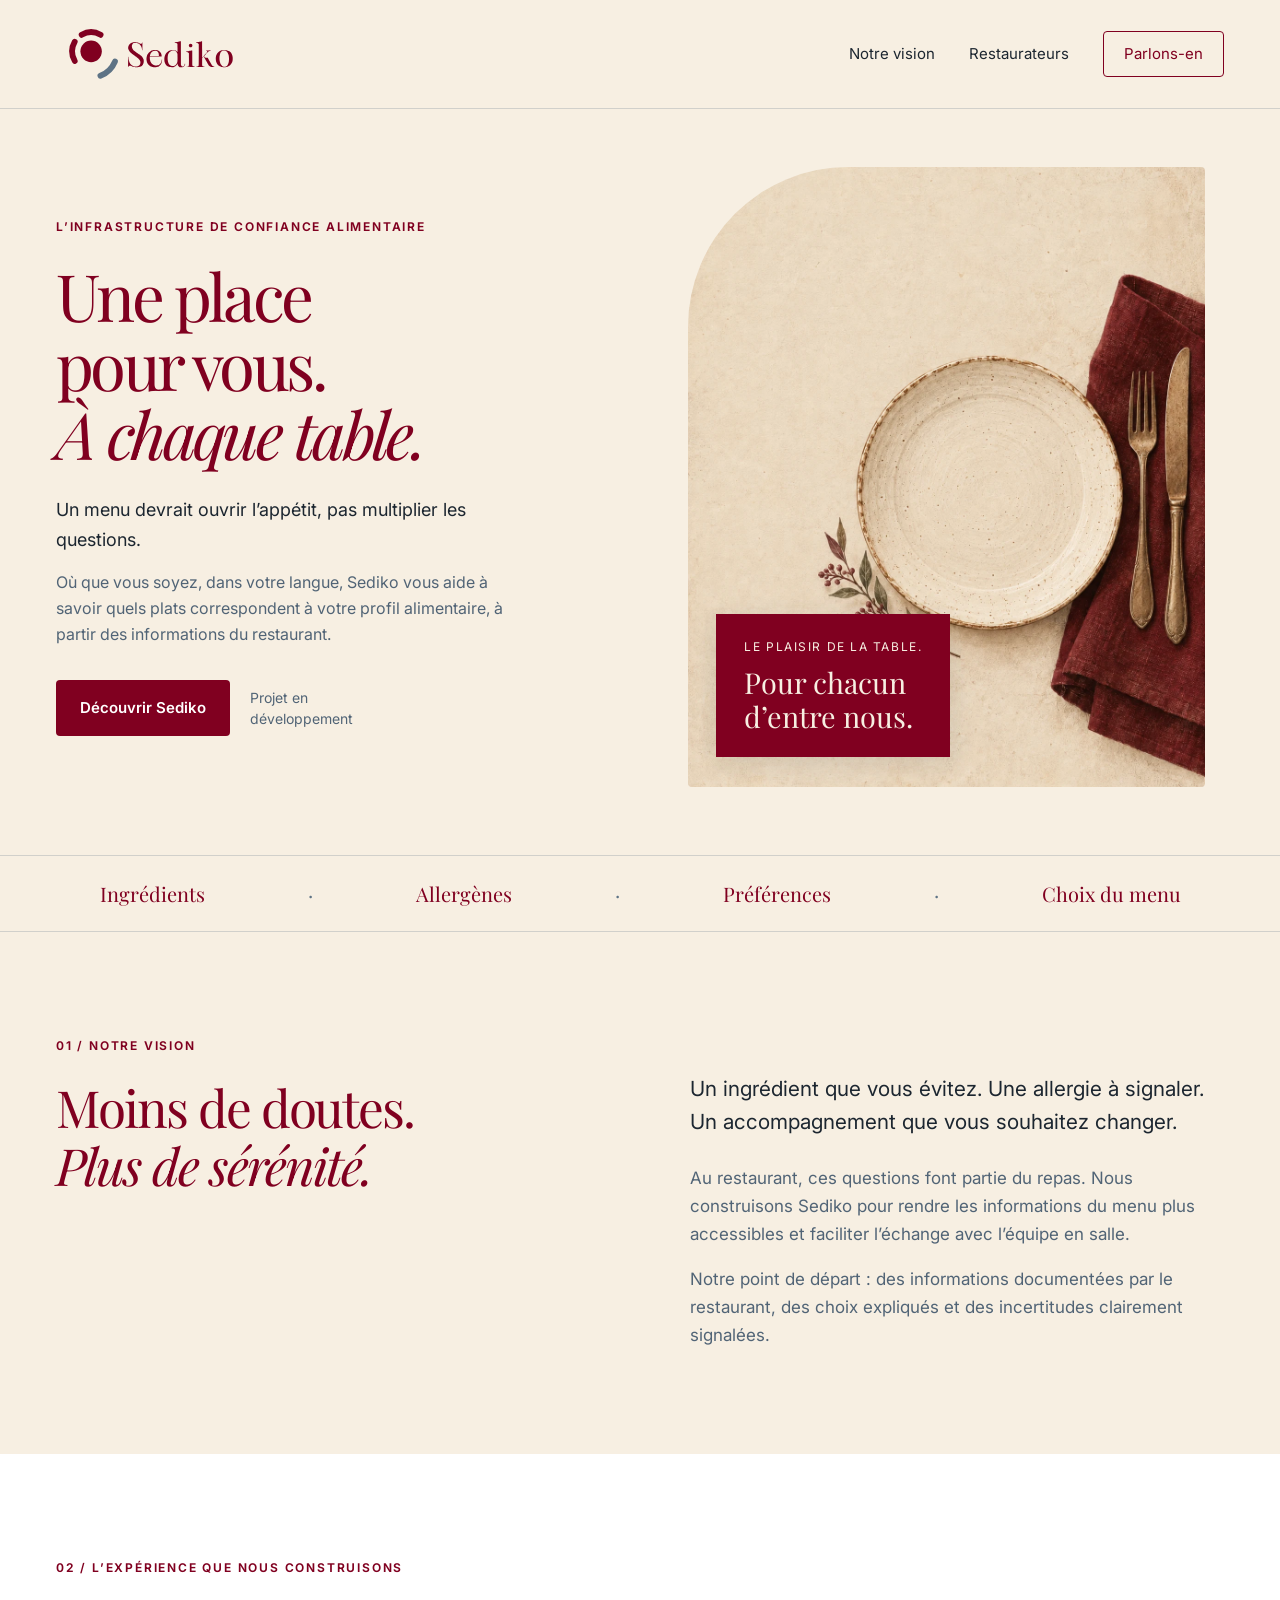
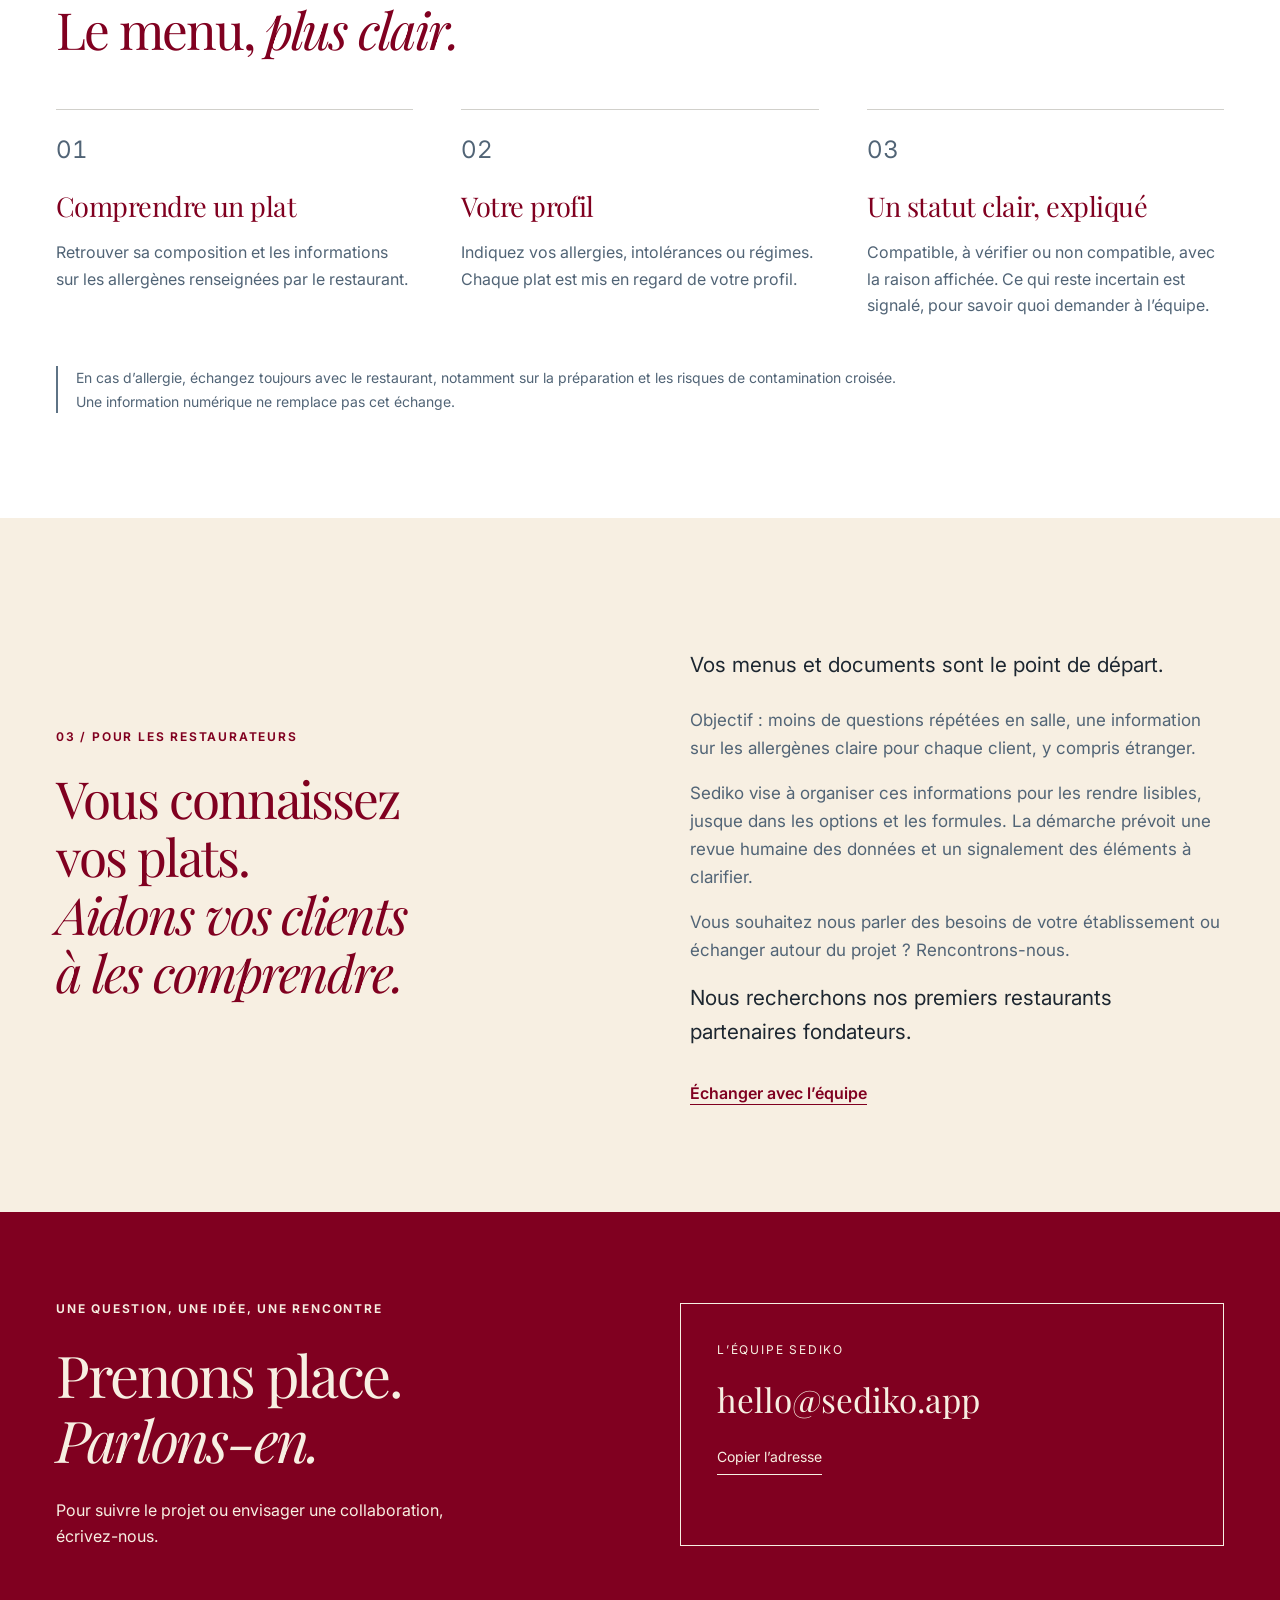
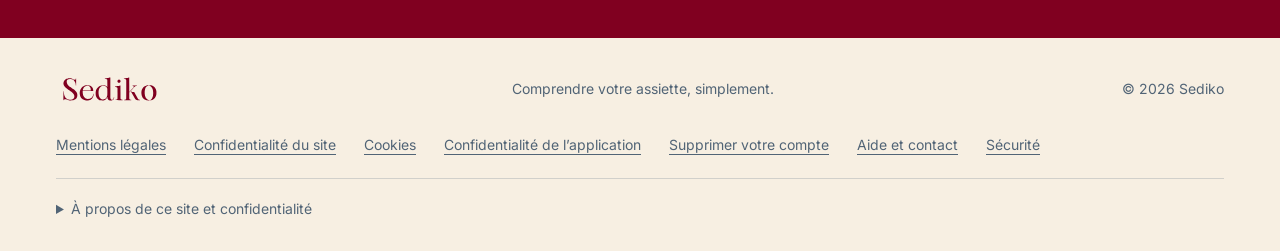
<file: index.html>
<!doctype html>
<html lang="fr">
<head>
  <meta charset="utf-8">
  <meta name="viewport" content="width=device-width, initial-scale=1">
  <!-- Couleur synchronisée depuis --sediko-bordeaux dans sediko-tokens.css. -->
  <meta name="theme-color" content="#800020">
  <title>Sediko — Comprendre votre assiette, simplement.</title>
  <meta name="description" content="Sediko — L’infrastructure de confiance alimentaire. Où que vous soyez, dans votre langue, découvrez quels plats correspondent à votre profil alimentaire.">
  <link rel="canonical" href="https://sediko.app/">
  <meta property="og:type" content="website">
  <meta property="og:locale" content="fr_FR">
  <meta property="og:site_name" content="Sediko">
  <meta property="og:title" content="Sediko — Comprendre votre assiette, simplement.">
  <meta property="og:description" content="Sediko — L’infrastructure de confiance alimentaire. Où que vous soyez, dans votre langue, découvrez quels plats correspondent à votre profil alimentaire.">
  <meta property="og:url" content="https://sediko.app/">
  <link rel="icon" type="image/svg+xml" href="assets/sediko-symbole.svg">
  <link rel="stylesheet" href="sediko-tokens.css">
  <link rel="stylesheet" href="styles.css">
  <script src="script.js" defer></script>
</head>
<body>
  <a class="skip-link" href="#contenu">Aller au contenu</a>
  <header class="site-header">
    <div class="container header-inner">
      <a class="brand" href="#accueil" aria-label="Sediko, accueil"><img src="assets/sediko-logo-horizontal.svg" width="1343" height="533" alt="Sediko"></a>
      <nav aria-label="Navigation principale">
        <a href="#vision">Notre vision</a>
        <a href="#restaurants">Restaurateurs</a>
        <a class="nav-contact" href="#contact">Parlons-en</a>
      </nav>
    </div>
  </header>

  <main id="contenu">
    <section class="hero container" id="accueil" aria-labelledby="hero-title">
      <div class="hero-copy">
        <p class="eyebrow">L’INFRASTRUCTURE DE CONFIANCE ALIMENTAIRE</p>
        <h1 id="hero-title">Une place<br>pour vous.<br><em>À chaque table.</em></h1>
        <p class="hero-description">Un menu devrait ouvrir l’appétit, pas multiplier les questions.</p>
        <p class="hero-description secondary">Où que vous soyez, dans votre langue, Sediko vous aide à savoir quels plats correspondent à votre profil alimentaire, à partir des informations du restaurant.</p>
        <div class="hero-actions">
          <a class="button button-primary" href="#vision">Découvrir Sediko</a>
          <span class="development-label">Projet en développement</span>
        </div>
      </div>
      <figure class="hero-visual">
        <img src="assets/assiette.webp" width="1122" height="1402" fetchpriority="high" alt="Une assiette en céramique, une serviette bordeaux et des couverts sur une table claire.">
        <figcaption><span>LE PLAISIR DE LA TABLE.</span><strong>Pour chacun<br>d’entre nous.</strong></figcaption>
      </figure>
    </section>

    <div class="topics-strip" aria-label="Les informations au cœur du projet">
      <div class="container topics-inner"><span>Ingrédients</span><span aria-hidden="true">·</span><span>Allergènes</span><span aria-hidden="true">·</span><span>Préférences</span><span aria-hidden="true">·</span><span>Choix du menu</span></div>
    </div>

    <section class="section container vision" id="vision" aria-labelledby="vision-title">
      <div class="section-heading">
        <p class="eyebrow">01 / NOTRE VISION</p>
        <h2 id="vision-title">Moins de doutes.<br><em>Plus de sérénité.</em></h2>
      </div>
      <div class="vision-copy">
        <p class="lead">Un ingrédient que vous évitez. Une allergie à signaler. Un accompagnement que vous souhaitez changer.</p>
        <p>Au restaurant, ces questions font partie du repas. Nous construisons Sediko pour rendre les informations du menu plus accessibles et faciliter l’échange avec l’équipe en salle.</p>
        <p>Notre point de départ : des informations documentées par le restaurant, des choix expliqués et des incertitudes clairement signalées.</p>
      </div>
    </section>

    <section class="experience section" id="experience" aria-labelledby="experience-title">
      <div class="container">
        <div class="experience-heading"><p class="eyebrow">02 / L’EXPÉRIENCE QUE NOUS CONSTRUISONS</p><h2 id="experience-title">Le menu, <em>plus clair.</em></h2></div>
        <div class="steps">
          <article class="step"><span class="step-number">01</span><h3>Comprendre un plat</h3><p>Retrouver sa composition et les informations sur les allergènes renseignées par le restaurant.</p></article>
          <article class="step"><span class="step-number">02</span><h3>Votre profil</h3><p>Indiquez vos allergies, intolérances ou régimes. Chaque plat est mis en regard de votre profil.</p></article>
          <article class="step"><span class="step-number">03</span><h3>Un statut clair, expliqué</h3><p>Compatible, à vérifier ou non compatible, avec la raison affichée. Ce qui reste incertain est signalé, pour savoir quoi demander à l’équipe.</p></article>
        </div>
        <p class="care-note">En cas d’allergie, échangez toujours avec le restaurant, notamment sur la préparation et les risques de contamination croisée. Une information numérique ne remplace pas cet échange.</p>
      </div>
    </section>

    <section class="section container restaurant-section" id="restaurants" aria-labelledby="restaurants-title">
      <div><p class="eyebrow">03 / POUR LES RESTAURATEURS</p><h2 id="restaurants-title">Vous connaissez<br>vos plats.<br><em>Aidons vos clients<br>à les comprendre.</em></h2></div>
      <div class="restaurant-copy"><p class="lead">Vos menus et documents sont le point de départ.</p><p>Objectif : moins de questions répétées en salle, une information sur les allergènes claire pour chaque client, y compris étranger.</p><p>Sediko vise à organiser ces informations pour les rendre lisibles, jusque dans les options et les formules. La démarche prévoit une revue humaine des données et un signalement des éléments à clarifier.</p><p>Vous souhaitez nous parler des besoins de votre établissement ou échanger autour du projet ? Rencontrons-nous.</p><p class="lead">Nous recherchons nos premiers restaurants partenaires fondateurs.</p><a class="text-link" href="mailto:hello@sediko.app?subject=Sediko%20%E2%80%94%20%C3%89change%20restaurateur">Échanger avec l’équipe</a></div>
    </section>

    <section class="contact-section" id="contact" aria-labelledby="contact-title">
      <div class="container contact-inner">
        <div><p class="eyebrow">UNE QUESTION, UNE IDÉE, UNE RENCONTRE</p><h2 id="contact-title">Prenons place.<br><em>Parlons-en.</em></h2><p>Pour suivre le projet ou envisager une collaboration, écrivez-nous.</p></div>
        <div class="contact-card"><span class="contact-label">L’ÉQUIPE SEDIKO</span><a class="email-address" href="mailto:hello@sediko.app">hello@sediko.app</a><button class="copy-button" type="button" data-copy-email hidden>Copier l’adresse</button><p class="copy-status" role="status" aria-live="polite"></p></div>
      </div>
    </section>
  </main>

  <footer class="site-footer">
    <div class="container footer-top"><img class="footer-wordmark" src="assets/sediko-nom-seul.svg" alt="Sediko" width="500" height="180"><span>Comprendre votre assiette, simplement.</span><span>© 2026 Sediko</span></div>
    <nav class="container footer-links" aria-label="Informations légales"><a href="mentions-legales.html">Mentions légales</a><a href="confidentialite.html">Confidentialité du site</a><a href="cookies.html">Cookies</a><a href="confidentialite-application.html">Confidentialité de l’application</a><a href="suppression-compte.html">Supprimer votre compte</a><a href="assistance.html">Aide et contact</a><a href="securite.html">Sécurité</a></nav>
    <div class="container"><details class="privacy"><summary>À propos de ce site et confidentialité</summary><div><p>Ce site présente le projet Sediko et son application mobile ; les données de l’application sont décrites dans la page <a href="confidentialite-application.html">Confidentialité de l’application</a>.</p><p>Cette page n’utilise aucun outil de mesure d’audience, cookie publicitaire ni formulaire de collecte. Pour nous contacter, les liens ouvrent votre messagerie ; votre message est alors transmis à hello@sediko.app. N’y indiquez pas de données de santé.</p><p>L’hébergement peut générer des journaux techniques nécessaires au fonctionnement et à la sécurité du site. Pour toute question concernant ce site ou vos échanges avec nous : <a href="mailto:hello@sediko.app">hello@sediko.app</a>.</p></div></details></div>
  </footer>
</body>
</html>
</file>
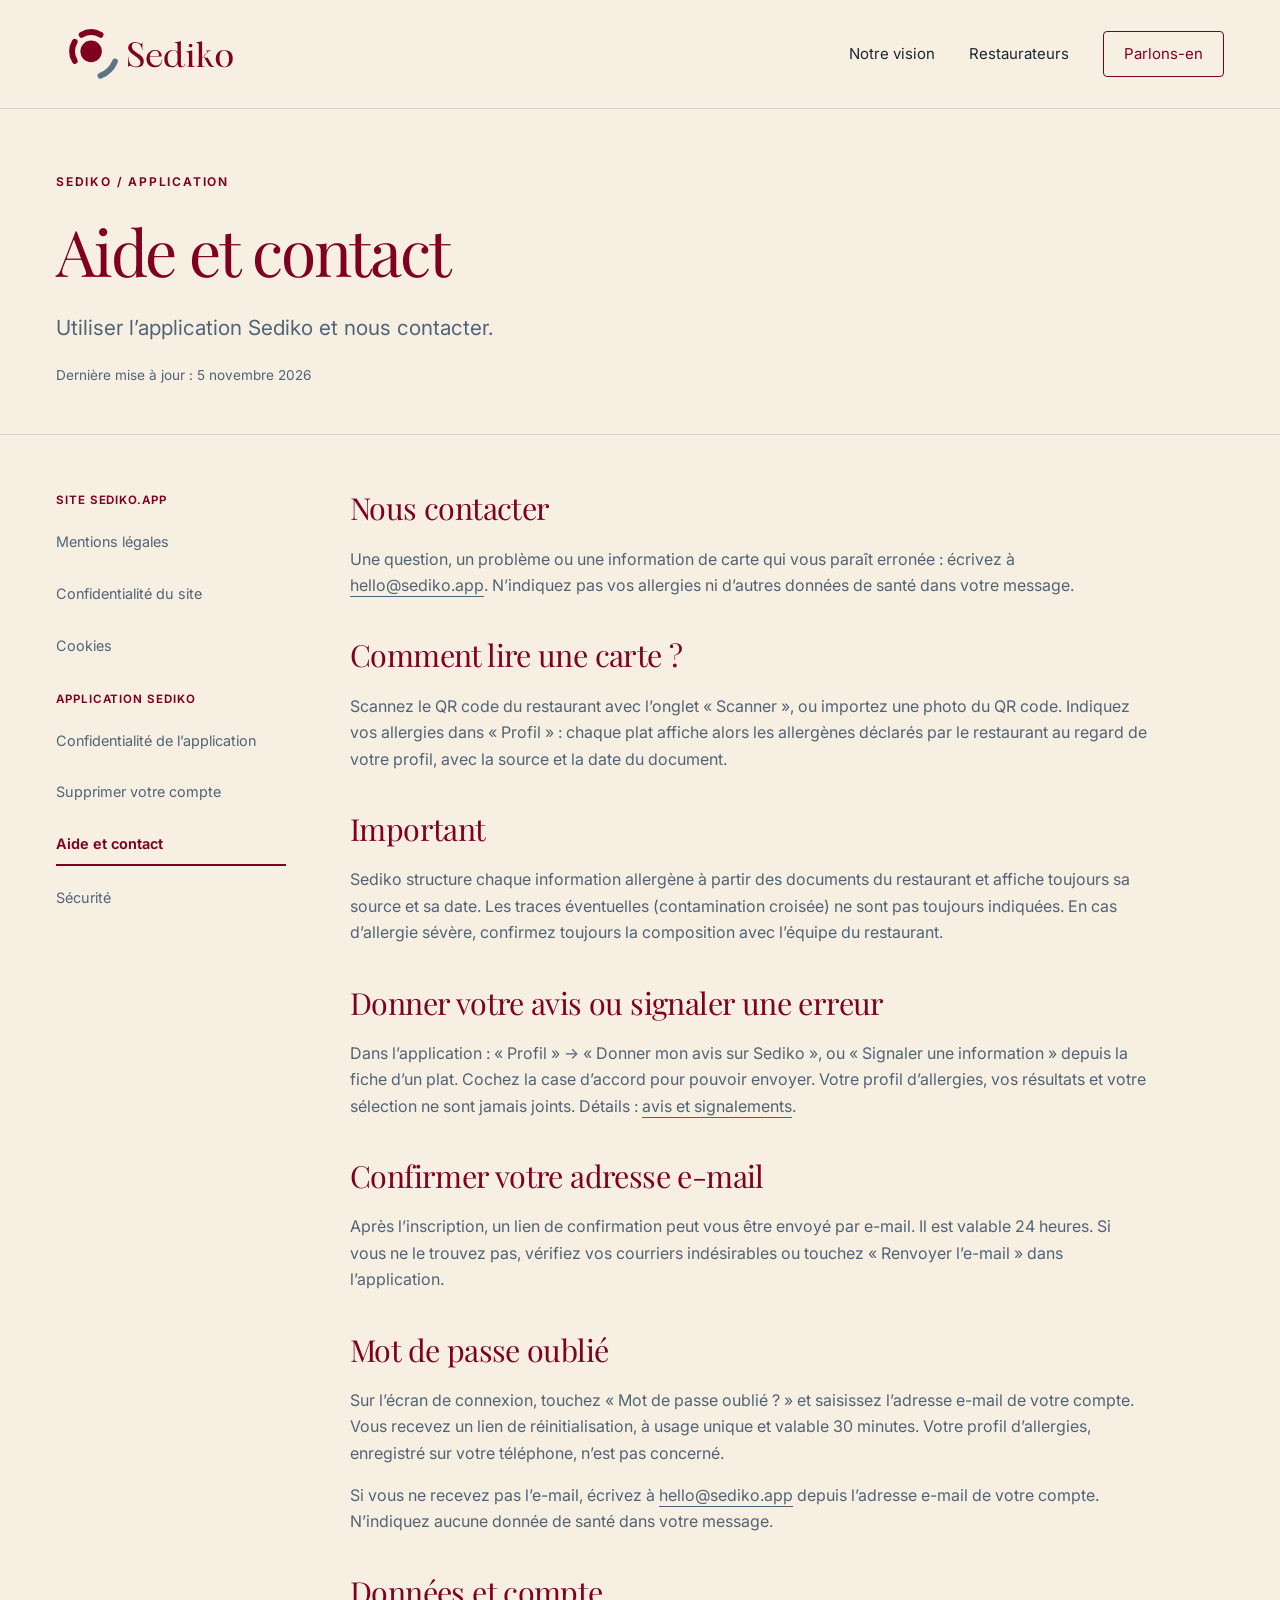
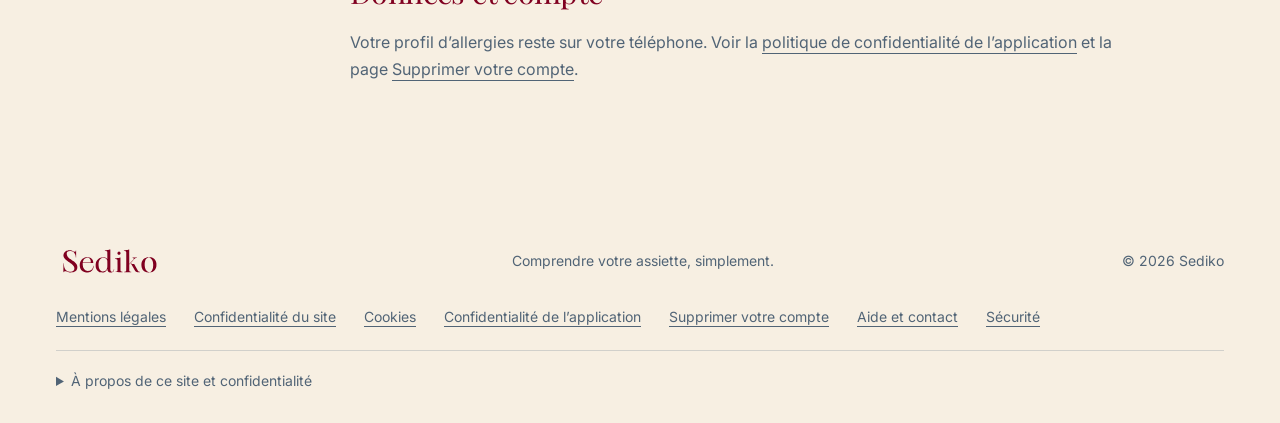
<file: assistance.html>
<!doctype html><html lang="fr"><head><meta charset="utf-8"><meta name="viewport" content="width=device-width, initial-scale=1"><!-- Couleur synchronisée depuis --sediko-bordeaux. --><meta name="theme-color" content="#800020"><title>Aide et contact — Sediko</title><link rel="canonical" href="https://sediko.app/assistance.html"><meta name="description" content="Utiliser l’application Sediko et nous contacter."><link rel="icon" type="image/svg+xml" href="assets/sediko-symbole.svg"><link rel="stylesheet" href="sediko-tokens.css"><link rel="stylesheet" href="styles.css"><script src="script.js" defer></script></head><body><a class="skip-link" href="#contenu">Aller au contenu</a>  <header class="site-header">
    <div class="container header-inner">
      <a class="brand" href="index.html#accueil" aria-label="Sediko, accueil"><img src="assets/sediko-logo-horizontal.svg" width="1343" height="533" alt="Sediko"></a>
      <nav aria-label="Navigation principale">
        <a href="index.html#vision">Notre vision</a>
        <a href="index.html#restaurants">Restaurateurs</a>
        <a class="nav-contact" href="index.html#contact">Parlons-en</a>
      </nav>
    </div>
  </header>

<main id="contenu"><div class="legal-hero"><div class="container"><p class="eyebrow">SEDIKO / APPLICATION</p><h1>Aide et contact</h1><p class="lead">Utiliser l’application Sediko et nous contacter.</p><p class="legal-meta">Dernière mise à jour : 5 novembre 2026</p></div></div><div class="container legal-layout"><nav class="legal-nav" aria-label="Pages légales"><p class="legal-nav-group">Site sediko.app</p><a href="mentions-legales.html">Mentions légales</a><a href="confidentialite.html">Confidentialité du site</a><a href="cookies.html">Cookies</a><p class="legal-nav-group">Application Sediko</p><a href="confidentialite-application.html">Confidentialité de l’application</a><a href="suppression-compte.html">Supprimer votre compte</a><a href="assistance.html" aria-current="page">Aide et contact</a><a href="securite.html">Sécurité</a></nav><div class="legal-content">
<section id="contact"><h2>Nous contacter</h2><p>Une question, un problème ou une information de carte qui vous paraît erronée : écrivez à <a href="mailto:hello@sediko.app?subject=Sediko%20%E2%80%94%20Aide">hello@sediko.app</a>. N’indiquez pas vos allergies ni d’autres données de santé dans votre message.</p></section>
<section><h2>Comment lire une carte ?</h2><p>Scannez le QR code du restaurant avec l’onglet « Scanner », ou importez une photo du QR code. Indiquez vos allergies dans « Profil » : chaque plat affiche alors les allergènes déclarés par le restaurant au regard de votre profil, avec la source et la date du document.</p></section>
<section><h2>Important</h2><p>Sediko structure chaque information allergène à partir des documents du restaurant et affiche toujours sa source et sa date. Les traces éventuelles (contamination croisée) ne sont pas toujours indiquées. En cas d’allergie sévère, confirmez toujours la composition avec l’équipe du restaurant.</p></section>
<section id="avis"><h2>Donner votre avis ou signaler une erreur</h2><p>Dans l’application : « Profil » → « Donner mon avis sur Sediko », ou « Signaler une information » depuis la fiche d’un plat. Cochez la case d’accord pour pouvoir envoyer. Votre profil d’allergies, vos résultats et votre sélection ne sont jamais joints. Détails : <a href="confidentialite-application.html#avis">avis et signalements</a>.</p></section>
<section id="confirmation"><h2>Confirmer votre adresse e-mail</h2><p>Après l’inscription, un lien de confirmation peut vous être envoyé par e-mail. Il est valable 24 heures. Si vous ne le trouvez pas, vérifiez vos courriers indésirables ou touchez « Renvoyer l’e-mail » dans l’application.</p></section>
<section id="mot-de-passe"><h2>Mot de passe oublié</h2><p>Sur l’écran de connexion, touchez « Mot de passe oublié ? » et saisissez l’adresse e-mail de votre compte. Vous recevez un lien de réinitialisation, à usage unique et valable 30 minutes. Votre profil d’allergies, enregistré sur votre téléphone, n’est pas concerné.</p><p>Si vous ne recevez pas l’e-mail, écrivez à <a href="mailto:hello@sediko.app?subject=Sediko%20%E2%80%94%20Mot%20de%20passe%20oubli%C3%A9">hello@sediko.app</a> depuis l’adresse e-mail de votre compte. N’indiquez aucune donnée de santé dans votre message.</p></section>
<section><h2>Données et compte</h2><p>Votre profil d’allergies reste sur votre téléphone. Voir la <a href="confidentialite-application.html">politique de confidentialité de l’application</a> et la page <a href="suppression-compte.html">Supprimer votre compte</a>.</p></section>
</div></div></main>  <footer class="site-footer">
    <div class="container footer-top"><img class="footer-wordmark" src="assets/sediko-nom-seul.svg" alt="Sediko" width="500" height="180"><span>Comprendre votre assiette, simplement.</span><span>© 2026 Sediko</span></div>
    <nav class="container footer-links" aria-label="Informations légales"><a href="mentions-legales.html">Mentions légales</a><a href="confidentialite.html">Confidentialité du site</a><a href="cookies.html">Cookies</a><a href="confidentialite-application.html">Confidentialité de l’application</a><a href="suppression-compte.html">Supprimer votre compte</a><a href="assistance.html">Aide et contact</a><a href="securite.html">Sécurité</a></nav>
    <div class="container"><details class="privacy"><summary>À propos de ce site et confidentialité</summary><div><p>Ce site présente le projet Sediko et son application mobile ; les données de l’application sont décrites dans la page <a href="confidentialite-application.html">Confidentialité de l’application</a>.</p><p>Cette page n’utilise aucun outil de mesure d’audience, cookie publicitaire ni formulaire de collecte. Pour nous contacter, les liens ouvrent votre messagerie ; votre message est alors transmis à hello@sediko.app. N’y indiquez pas de données de santé.</p><p>L’hébergement peut générer des journaux techniques nécessaires au fonctionnement et à la sécurité du site. Pour toute question concernant ce site ou vos échanges avec nous : <a href="mailto:hello@sediko.app">hello@sediko.app</a>.</p></div></details></div>
  </footer>
</body></html>
</file>
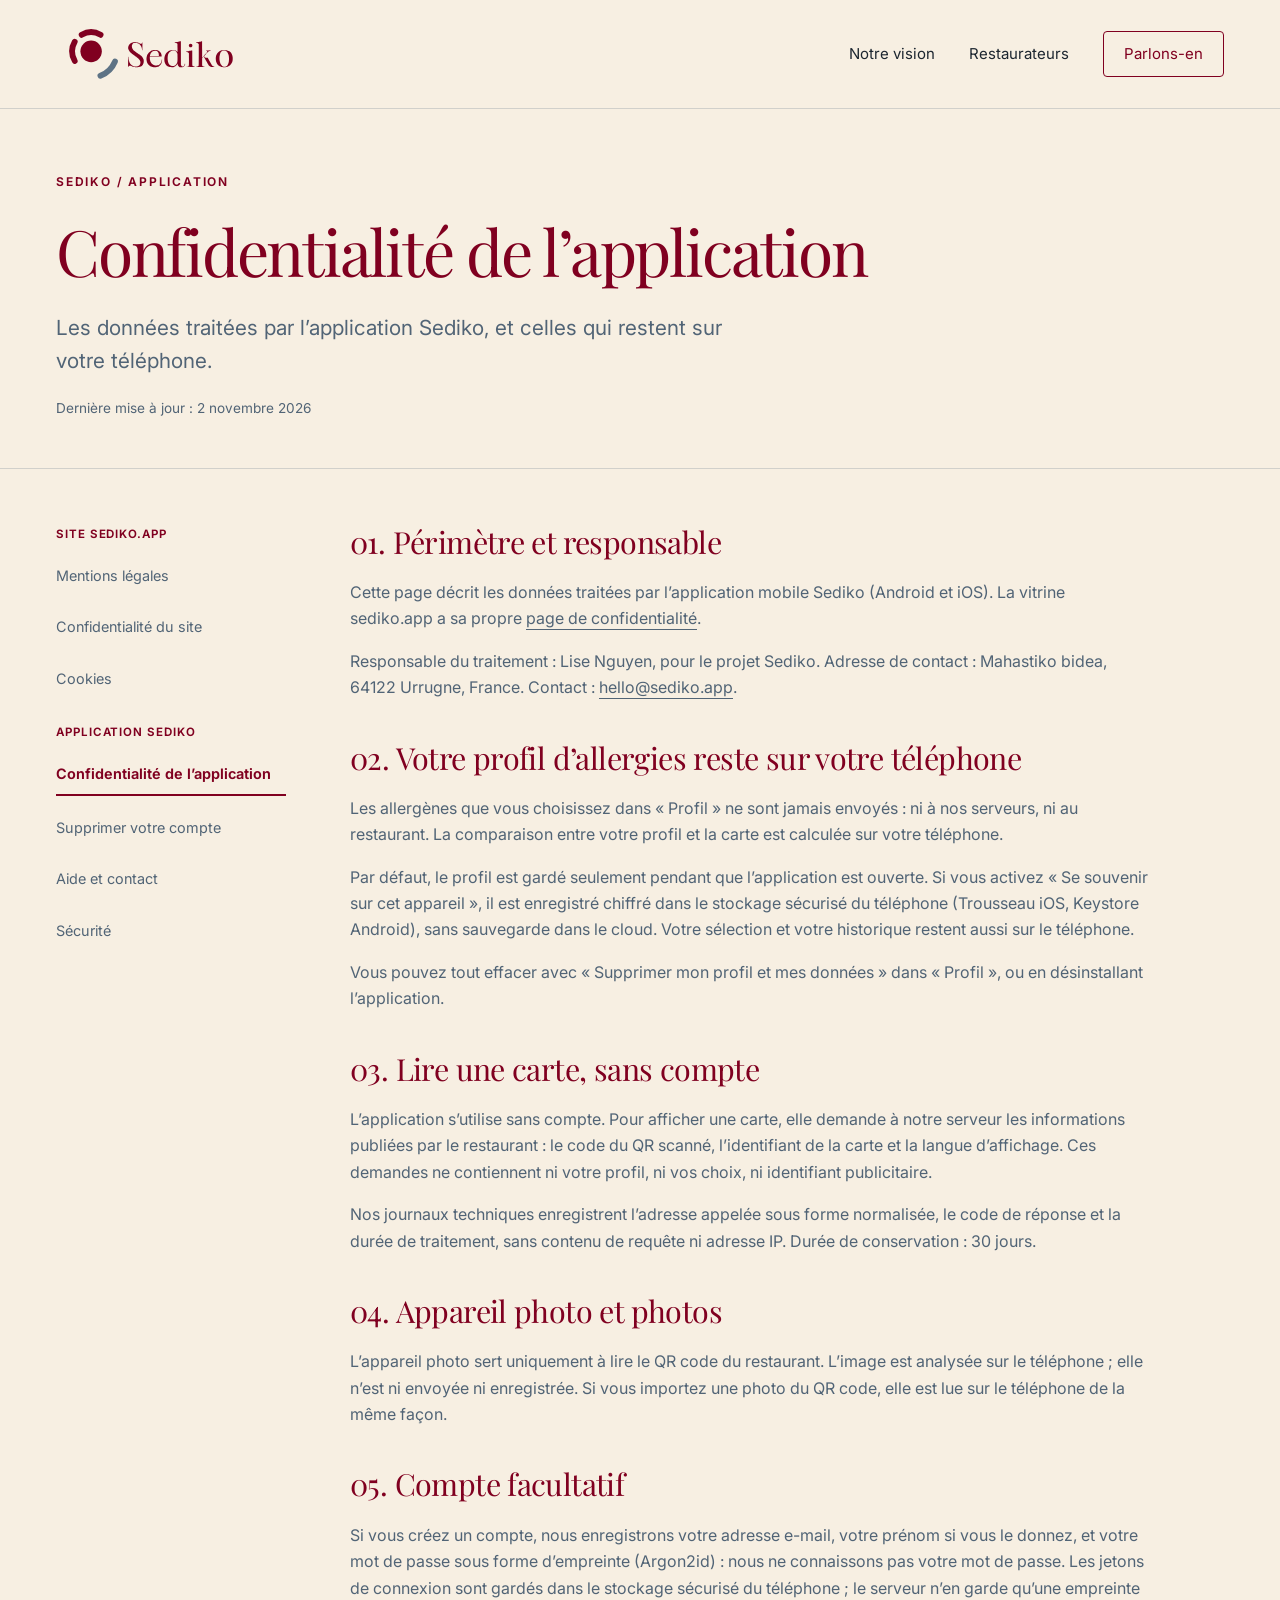
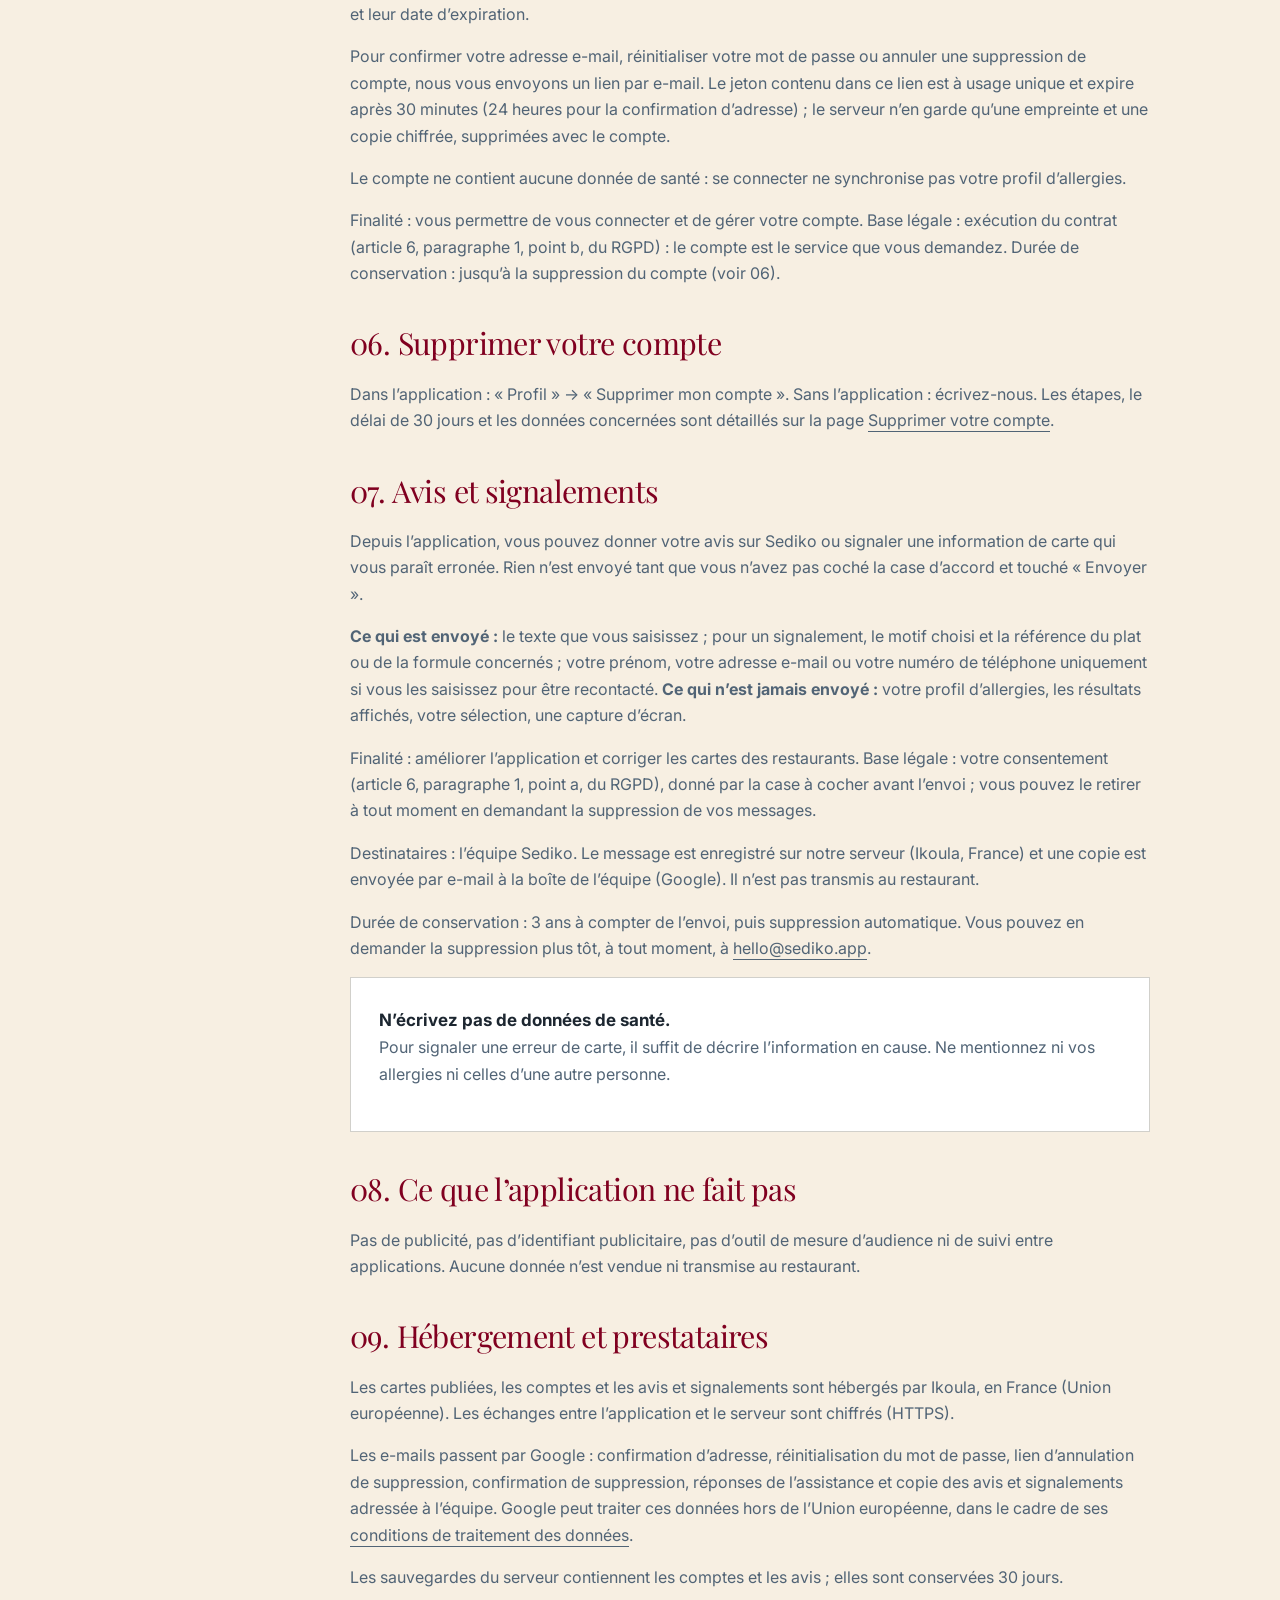
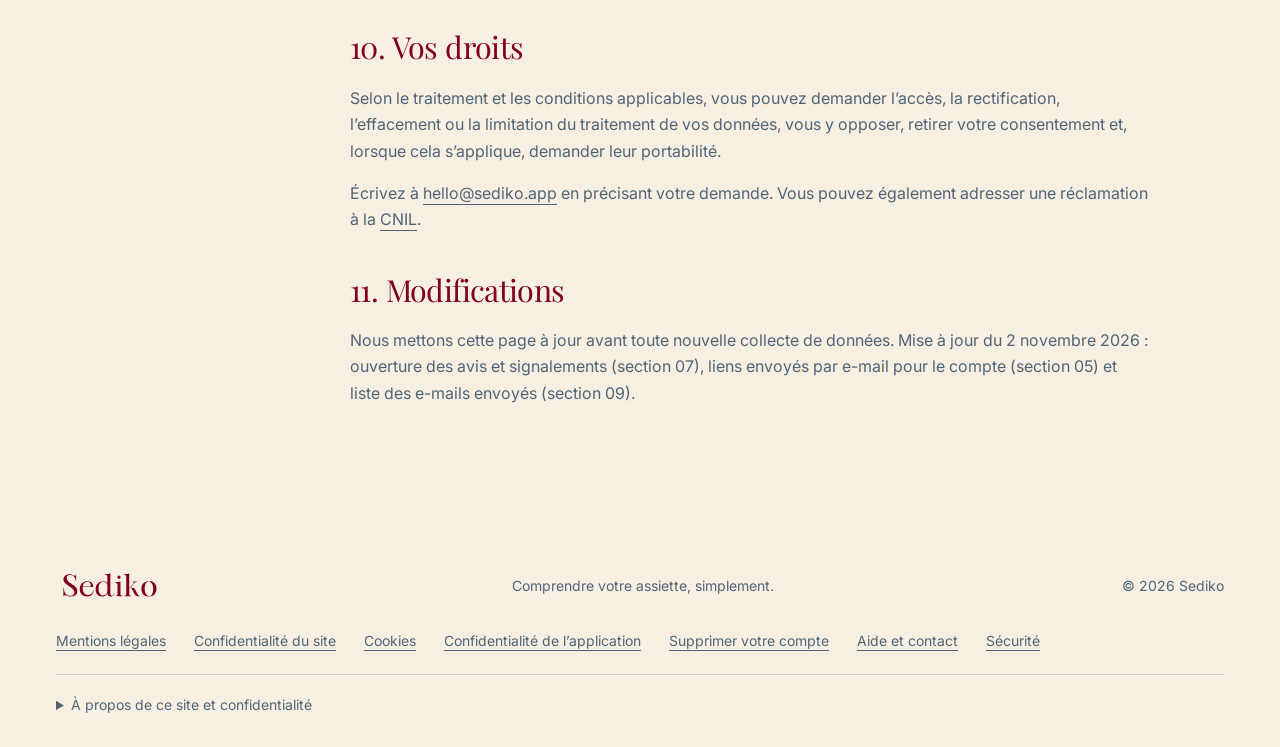
<file: confidentialite-application.html>
<!doctype html><html lang="fr"><head><meta charset="utf-8"><meta name="viewport" content="width=device-width, initial-scale=1"><!-- Couleur synchronisée depuis --sediko-bordeaux. --><meta name="theme-color" content="#800020"><title>Confidentialité de l’application — Sediko</title><link rel="canonical" href="https://sediko.app/confidentialite-application.html"><meta name="description" content="Les données traitées par l’application Sediko, et celles qui restent sur votre téléphone."><link rel="icon" type="image/svg+xml" href="assets/sediko-symbole.svg"><link rel="stylesheet" href="sediko-tokens.css"><link rel="stylesheet" href="styles.css"><script src="script.js" defer></script></head><body><a class="skip-link" href="#contenu">Aller au contenu</a>  <header class="site-header">
    <div class="container header-inner">
      <a class="brand" href="index.html#accueil" aria-label="Sediko, accueil"><img src="assets/sediko-logo-horizontal.svg" width="1343" height="533" alt="Sediko"></a>
      <nav aria-label="Navigation principale">
        <a href="index.html#vision">Notre vision</a>
        <a href="index.html#restaurants">Restaurateurs</a>
        <a class="nav-contact" href="index.html#contact">Parlons-en</a>
      </nav>
    </div>
  </header>

<main id="contenu"><div class="legal-hero"><div class="container"><p class="eyebrow">SEDIKO / APPLICATION</p><h1>Confidentialité de l’application</h1><p class="lead">Les données traitées par l’application Sediko, et celles qui restent sur votre téléphone.</p><p class="legal-meta">Dernière mise à jour : 2 novembre 2026</p></div></div><div class="container legal-layout"><nav class="legal-nav" aria-label="Pages légales"><p class="legal-nav-group">Site sediko.app</p><a href="mentions-legales.html">Mentions légales</a><a href="confidentialite.html">Confidentialité du site</a><a href="cookies.html">Cookies</a><p class="legal-nav-group">Application Sediko</p><a href="confidentialite-application.html" aria-current="page">Confidentialité de l’application</a><a href="suppression-compte.html">Supprimer votre compte</a><a href="assistance.html">Aide et contact</a><a href="securite.html">Sécurité</a></nav><div class="legal-content">
<section><h2>01. Périmètre et responsable</h2><p>Cette page décrit les données traitées par l’application mobile Sediko (Android et iOS). La vitrine sediko.app a sa propre <a href="confidentialite.html">page de confidentialité</a>.</p><p>Responsable du traitement : Lise Nguyen, pour le projet Sediko. Adresse de contact : Mahastiko bidea, 64122 Urrugne, France. Contact : <a href="mailto:hello@sediko.app?subject=Sediko%20%E2%80%94%20Donn%C3%A9es%20personnelles">hello@sediko.app</a>.</p></section>
<section><h2>02. Votre profil d’allergies reste sur votre téléphone</h2><p>Les allergènes que vous choisissez dans « Profil » ne sont jamais envoyés : ni à nos serveurs, ni au restaurant. La comparaison entre votre profil et la carte est calculée sur votre téléphone.</p><p>Par défaut, le profil est gardé seulement pendant que l’application est ouverte. Si vous activez « Se souvenir sur cet appareil », il est enregistré chiffré dans le stockage sécurisé du téléphone (Trousseau iOS, Keystore Android), sans sauvegarde dans le cloud. Votre sélection et votre historique restent aussi sur le téléphone.</p><p>Vous pouvez tout effacer avec « Supprimer mon profil et mes données » dans « Profil », ou en désinstallant l’application.</p></section>
<section><h2>03. Lire une carte, sans compte</h2><p>L’application s’utilise sans compte. Pour afficher une carte, elle demande à notre serveur les informations publiées par le restaurant : le code du QR scanné, l’identifiant de la carte et la langue d’affichage. Ces demandes ne contiennent ni votre profil, ni vos choix, ni identifiant publicitaire.</p><p>Nos journaux techniques enregistrent l’adresse appelée sous forme normalisée, le code de réponse et la durée de traitement, sans contenu de requête ni adresse IP. Durée de conservation : 30 jours.</p></section>
<section><h2>04. Appareil photo et photos</h2><p>L’appareil photo sert uniquement à lire le QR code du restaurant. L’image est analysée sur le téléphone ; elle n’est ni envoyée ni enregistrée. Si vous importez une photo du QR code, elle est lue sur le téléphone de la même façon.</p></section>
<section><h2>05. Compte facultatif</h2><p>Si vous créez un compte, nous enregistrons votre adresse e-mail, votre prénom si vous le donnez, et votre mot de passe sous forme d’empreinte (Argon2id) : nous ne connaissons pas votre mot de passe. Les jetons de connexion sont gardés dans le stockage sécurisé du téléphone ; le serveur n’en garde qu’une empreinte et leur date d’expiration.</p><p>Pour confirmer votre adresse e-mail, réinitialiser votre mot de passe ou annuler une suppression de compte, nous vous envoyons un lien par e-mail. Le jeton contenu dans ce lien est à usage unique et expire après 30 minutes (24 heures pour la confirmation d’adresse) ; le serveur n’en garde qu’une empreinte et une copie chiffrée, supprimées avec le compte.</p><p>Le compte ne contient aucune donnée de santé : se connecter ne synchronise pas votre profil d’allergies.</p><p>Finalité : vous permettre de vous connecter et de gérer votre compte. Base légale : exécution du contrat (article 6, paragraphe 1, point b, du RGPD) : le compte est le service que vous demandez. Durée de conservation : jusqu’à la suppression du compte (voir 06).</p></section>
<section><h2>06. Supprimer votre compte</h2><p>Dans l’application : « Profil » → « Supprimer mon compte ». Sans l’application : écrivez-nous. Les étapes, le délai de 30 jours et les données concernées sont détaillés sur la page <a href="suppression-compte.html">Supprimer votre compte</a>.</p></section>
<section id="avis"><h2>07. Avis et signalements</h2><p>Depuis l’application, vous pouvez donner votre avis sur Sediko ou signaler une information de carte qui vous paraît erronée. Rien n’est envoyé tant que vous n’avez pas coché la case d’accord et touché « Envoyer ».</p><p><strong>Ce qui est envoyé :</strong> le texte que vous saisissez ; pour un signalement, le motif choisi et la référence du plat ou de la formule concernés ; votre prénom, votre adresse e-mail ou votre numéro de téléphone uniquement si vous les saisissez pour être recontacté. <strong>Ce qui n’est jamais envoyé :</strong> votre profil d’allergies, les résultats affichés, votre sélection, une capture d’écran.</p><p>Finalité : améliorer l’application et corriger les cartes des restaurants. Base légale : votre consentement (article 6, paragraphe 1, point a, du RGPD), donné par la case à cocher avant l’envoi ; vous pouvez le retirer à tout moment en demandant la suppression de vos messages.</p><p>Destinataires : l’équipe Sediko. Le message est enregistré sur notre serveur (Ikoula, France) et une copie est envoyée par e-mail à la boîte de l’équipe (Google). Il n’est pas transmis au restaurant.</p><p>Durée de conservation : 3 ans à compter de l’envoi, puis suppression automatique. Vous pouvez en demander la suppression plus tôt, à tout moment, à <a href="mailto:hello@sediko.app?subject=Sediko%20%E2%80%94%20Donn%C3%A9es%20personnelles">hello@sediko.app</a>.</p><div class="legal-callout"><strong>N’écrivez pas de données de santé.</strong><p>Pour signaler une erreur de carte, il suffit de décrire l’information en cause. Ne mentionnez ni vos allergies ni celles d’une autre personne.</p></div></section>
<section><h2>08. Ce que l’application ne fait pas</h2><p>Pas de publicité, pas d’identifiant publicitaire, pas d’outil de mesure d’audience ni de suivi entre applications. Aucune donnée n’est vendue ni transmise au restaurant.</p></section>
<section><h2>09. Hébergement et prestataires</h2><p>Les cartes publiées, les comptes et les avis et signalements sont hébergés par Ikoula, en France (Union européenne). Les échanges entre l’application et le serveur sont chiffrés (HTTPS).</p><p>Les e-mails passent par Google : confirmation d’adresse, réinitialisation du mot de passe, lien d’annulation de suppression, confirmation de suppression, réponses de l’assistance et copie des avis et signalements adressée à l’équipe. Google peut traiter ces données hors de l’Union européenne, dans le cadre de ses <a href="https://cloud.google.com/terms/data-processing-addendum/">conditions de traitement des données</a>.</p><p>Les sauvegardes du serveur contiennent les comptes et les avis ; elles sont conservées 30 jours.</p></section>
<section><h2>10. Vos droits</h2><p>Selon le traitement et les conditions applicables, vous pouvez demander l’accès, la rectification, l’effacement ou la limitation du traitement de vos données, vous y opposer, retirer votre consentement et, lorsque cela s’applique, demander leur portabilité.</p><p>Écrivez à <a href="mailto:hello@sediko.app?subject=Sediko%20%E2%80%94%20Donn%C3%A9es%20personnelles">hello@sediko.app</a> en précisant votre demande. Vous pouvez également adresser une réclamation à la <a href="https://www.cnil.fr/fr/adresser-une-plainte">CNIL</a>.</p></section>
<section><h2>11. Modifications</h2><p>Nous mettons cette page à jour avant toute nouvelle collecte de données. Mise à jour du 2 novembre 2026 : ouverture des avis et signalements (section 07), liens envoyés par e-mail pour le compte (section 05) et liste des e-mails envoyés (section 09).</p></section>
</div></div></main>  <footer class="site-footer">
    <div class="container footer-top"><img class="footer-wordmark" src="assets/sediko-nom-seul.svg" alt="Sediko" width="500" height="180"><span>Comprendre votre assiette, simplement.</span><span>© 2026 Sediko</span></div>
    <nav class="container footer-links" aria-label="Informations légales"><a href="mentions-legales.html">Mentions légales</a><a href="confidentialite.html">Confidentialité du site</a><a href="cookies.html">Cookies</a><a href="confidentialite-application.html">Confidentialité de l’application</a><a href="suppression-compte.html">Supprimer votre compte</a><a href="assistance.html">Aide et contact</a><a href="securite.html">Sécurité</a></nav>
    <div class="container"><details class="privacy"><summary>À propos de ce site et confidentialité</summary><div><p>Ce site présente le projet Sediko et son application mobile ; les données de l’application sont décrites dans la page <a href="confidentialite-application.html">Confidentialité de l’application</a>.</p><p>Cette page n’utilise aucun outil de mesure d’audience, cookie publicitaire ni formulaire de collecte. Pour nous contacter, les liens ouvrent votre messagerie ; votre message est alors transmis à hello@sediko.app. N’y indiquez pas de données de santé.</p><p>L’hébergement peut générer des journaux techniques nécessaires au fonctionnement et à la sécurité du site. Pour toute question concernant ce site ou vos échanges avec nous : <a href="mailto:hello@sediko.app">hello@sediko.app</a>.</p></div></details></div>
  </footer>
</body></html>
</file>
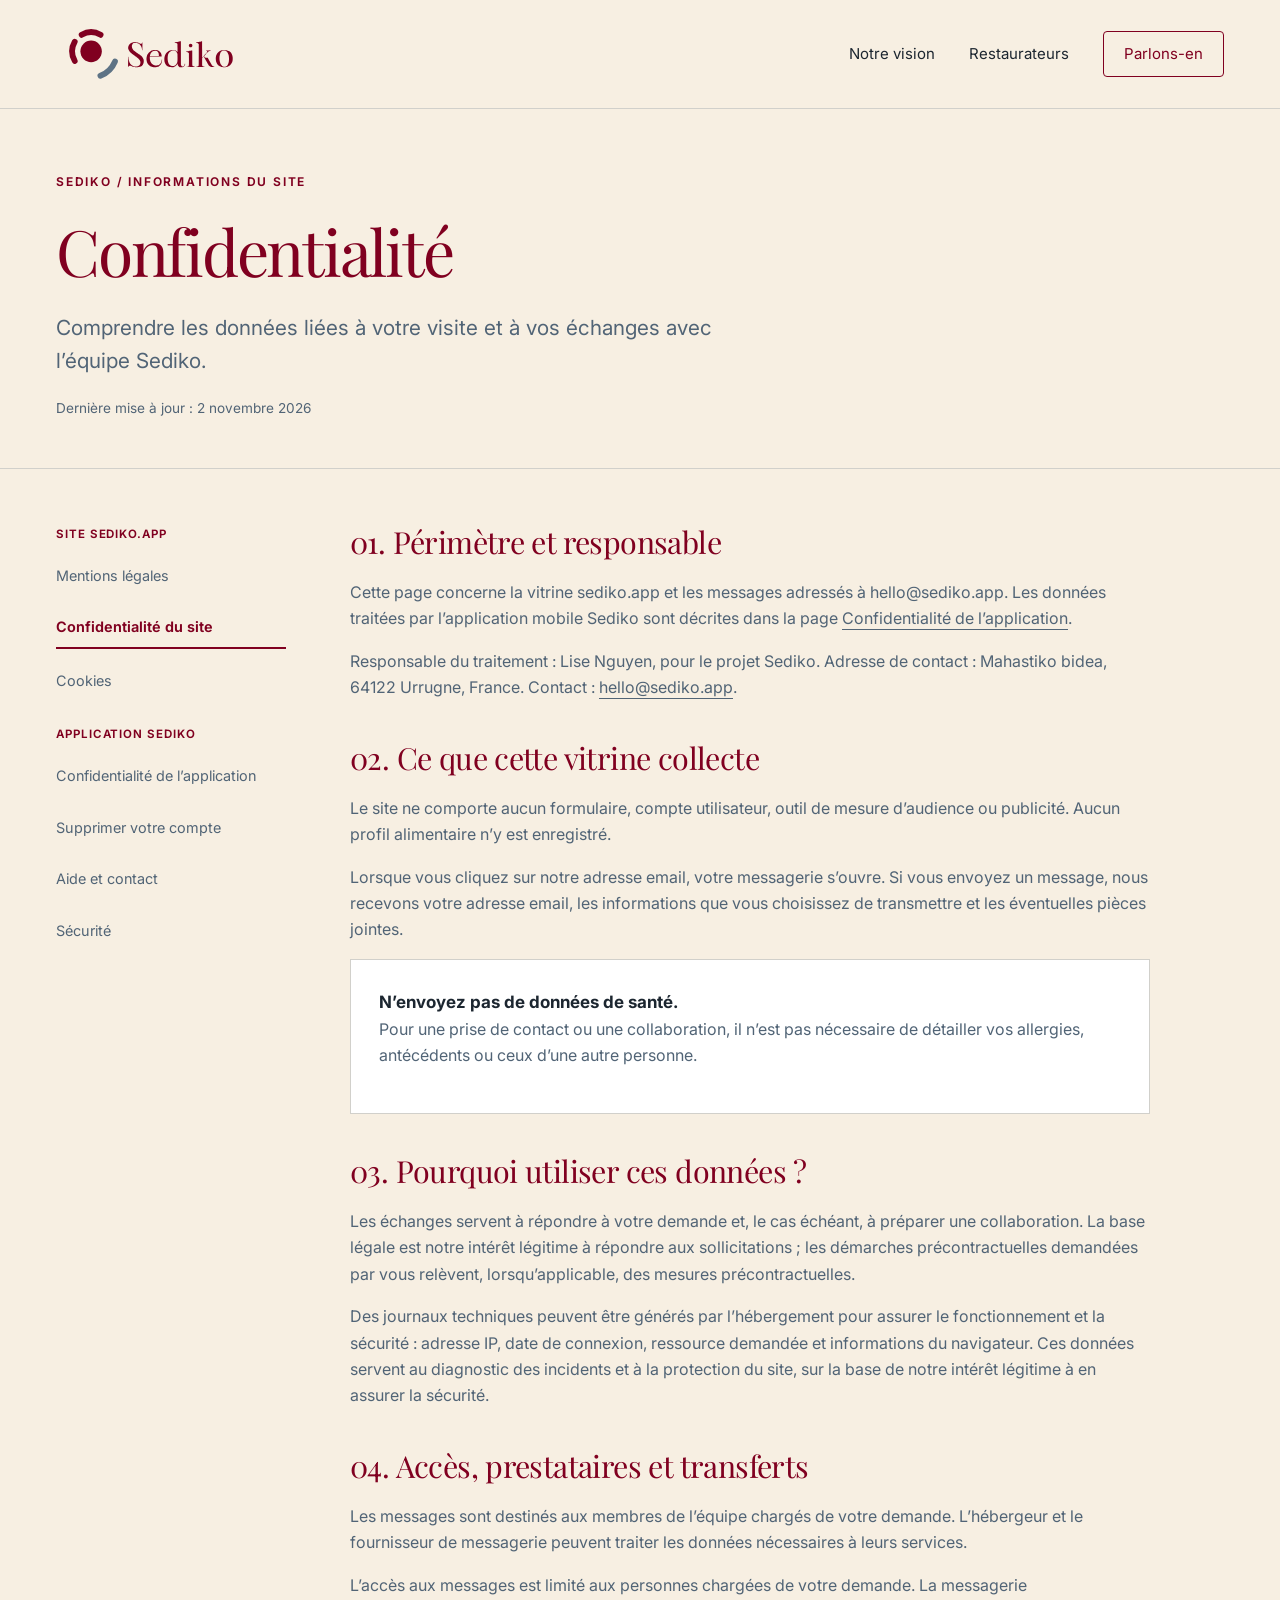
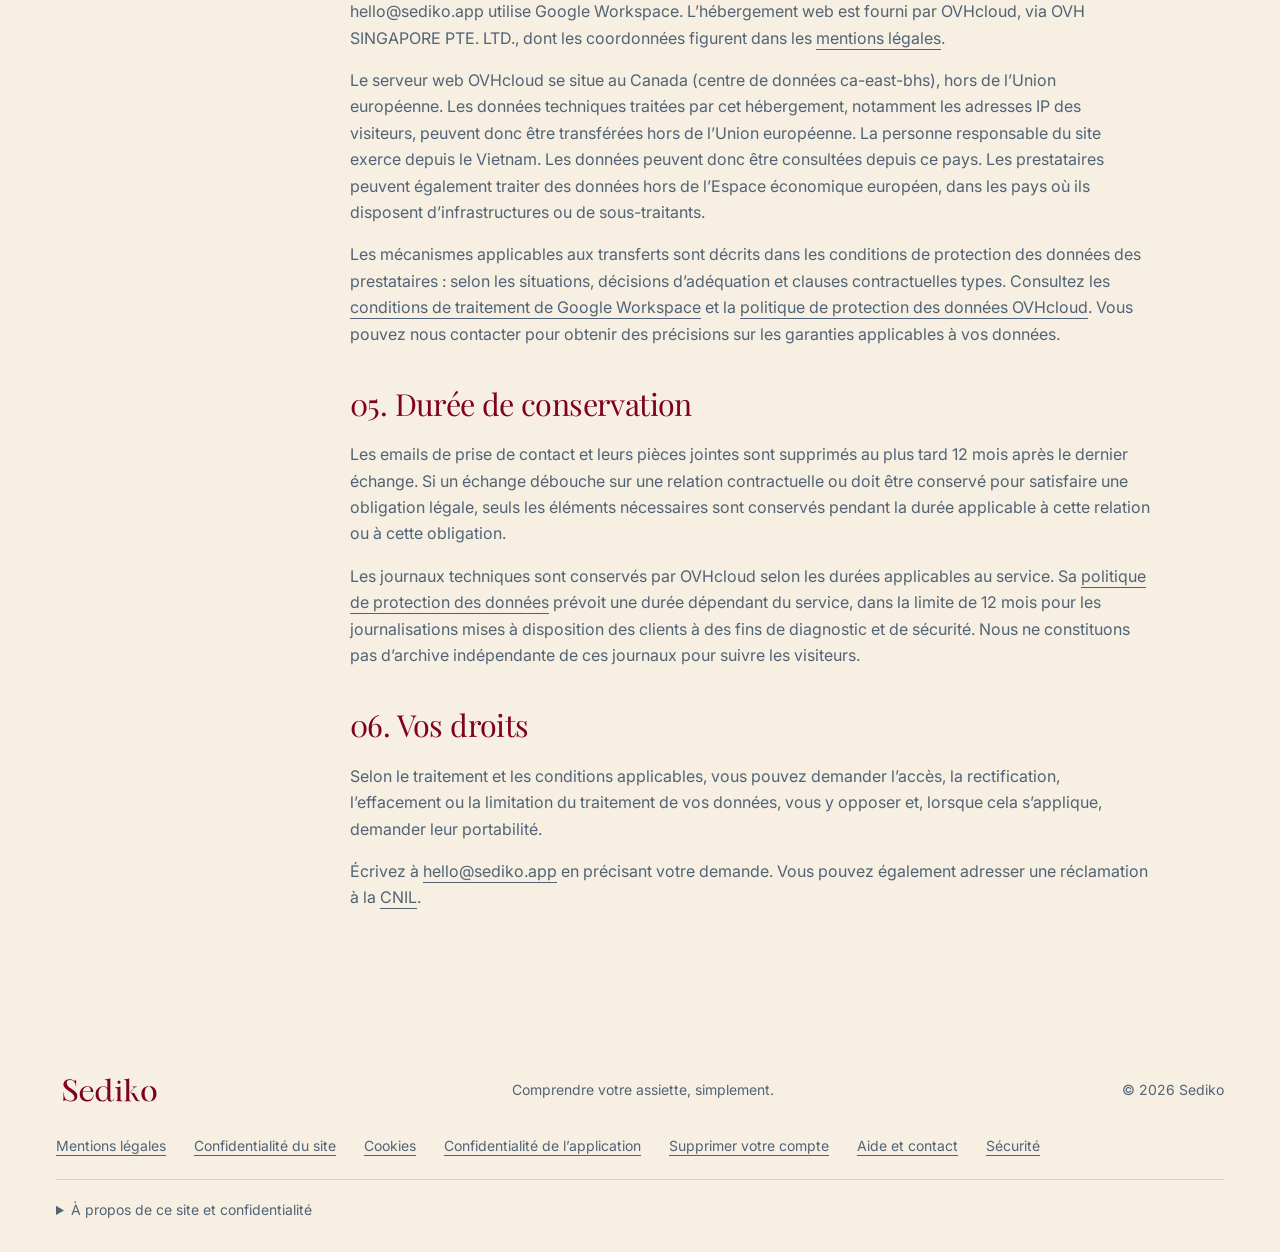
<file: confidentialite.html>
<!doctype html><html lang="fr"><head><meta charset="utf-8"><meta name="viewport" content="width=device-width, initial-scale=1"><!-- Couleur synchronisée depuis --sediko-bordeaux. --><meta name="theme-color" content="#800020"><title>Confidentialité — Sediko</title><link rel="canonical" href="https://sediko.app/confidentialite.html"><meta name="description" content="Comprendre les données liées à votre visite et à vos échanges avec l’équipe Sediko."><link rel="icon" type="image/svg+xml" href="assets/sediko-symbole.svg"><link rel="stylesheet" href="sediko-tokens.css"><link rel="stylesheet" href="styles.css"><script src="script.js" defer></script></head><body><a class="skip-link" href="#contenu">Aller au contenu</a>  <header class="site-header">
    <div class="container header-inner">
      <a class="brand" href="index.html#accueil" aria-label="Sediko, accueil"><img src="assets/sediko-logo-horizontal.svg" width="1343" height="533" alt="Sediko"></a>
      <nav aria-label="Navigation principale">
        <a href="index.html#vision">Notre vision</a>
        <a href="index.html#restaurants">Restaurateurs</a>
        <a class="nav-contact" href="index.html#contact">Parlons-en</a>
      </nav>
    </div>
  </header>

<main id="contenu"><div class="legal-hero"><div class="container"><p class="eyebrow">SEDIKO / INFORMATIONS DU SITE</p><h1>Confidentialité</h1><p class="lead">Comprendre les données liées à votre visite et à vos échanges avec l’équipe Sediko.</p><p class="legal-meta">Dernière mise à jour : 2 novembre 2026</p></div></div><div class="container legal-layout"><nav class="legal-nav" aria-label="Pages légales"><p class="legal-nav-group">Site sediko.app</p><a href="mentions-legales.html">Mentions légales</a><a href="confidentialite.html" aria-current="page">Confidentialité du site</a><a href="cookies.html">Cookies</a><p class="legal-nav-group">Application Sediko</p><a href="confidentialite-application.html">Confidentialité de l’application</a><a href="suppression-compte.html">Supprimer votre compte</a><a href="assistance.html">Aide et contact</a><a href="securite.html">Sécurité</a></nav><div class="legal-content">
<section><h2>01. Périmètre et responsable</h2><p>Cette page concerne la vitrine sediko.app et les messages adressés à hello@sediko.app. Les données traitées par l’application mobile Sediko sont décrites dans la page <a href="confidentialite-application.html">Confidentialité de l’application</a>.</p><p>Responsable du traitement : Lise Nguyen, pour le projet Sediko. Adresse de contact : Mahastiko bidea, 64122 Urrugne, France. Contact : <a href="mailto:hello@sediko.app">hello@sediko.app</a>.</p></section>
<section><h2>02. Ce que cette vitrine collecte</h2><p>Le site ne comporte aucun formulaire, compte utilisateur, outil de mesure d’audience ou publicité. Aucun profil alimentaire n’y est enregistré.</p><p>Lorsque vous cliquez sur notre adresse email, votre messagerie s’ouvre. Si vous envoyez un message, nous recevons votre adresse email, les informations que vous choisissez de transmettre et les éventuelles pièces jointes.</p><div class="legal-callout"><strong>N’envoyez pas de données de santé.</strong><p>Pour une prise de contact ou une collaboration, il n’est pas nécessaire de détailler vos allergies, antécédents ou ceux d’une autre personne.</p></div></section>
<section><h2>03. Pourquoi utiliser ces données ?</h2><p>Les échanges servent à répondre à votre demande et, le cas échéant, à préparer une collaboration. La base légale est notre intérêt légitime à répondre aux sollicitations ; les démarches précontractuelles demandées par vous relèvent, lorsqu’applicable, des mesures précontractuelles.</p><p>Des journaux techniques peuvent être générés par l’hébergement pour assurer le fonctionnement et la sécurité : adresse IP, date de connexion, ressource demandée et informations du navigateur. Ces données servent au diagnostic des incidents et à la protection du site, sur la base de notre intérêt légitime à en assurer la sécurité.</p></section>
<section><h2>04. Accès, prestataires et transferts</h2><p>Les messages sont destinés aux membres de l’équipe chargés de votre demande. L’hébergeur et le fournisseur de messagerie peuvent traiter les données nécessaires à leurs services.</p><p>L’accès aux messages est limité aux personnes chargées de votre demande. La messagerie hello@sediko.app utilise Google Workspace. L’hébergement web est fourni par OVHcloud, via OVH SINGAPORE PTE. LTD., dont les coordonnées figurent dans les <a href="mentions-legales.html">mentions légales</a>.</p><p>Le serveur web OVHcloud se situe au Canada (centre de données ca-east-bhs), hors de l’Union européenne. Les données techniques traitées par cet hébergement, notamment les adresses IP des visiteurs, peuvent donc être transférées hors de l’Union européenne. La personne responsable du site exerce depuis le Vietnam. Les données peuvent donc être consultées depuis ce pays. Les prestataires peuvent également traiter des données hors de l’Espace économique européen, dans les pays où ils disposent d’infrastructures ou de sous-traitants.</p><p>Les mécanismes applicables aux transferts sont décrits dans les conditions de protection des données des prestataires : selon les situations, décisions d’adéquation et clauses contractuelles types. Consultez les <a href="https://cloud.google.com/terms/data-processing-addendum/">conditions de traitement de Google Workspace</a> et la <a href="https://www.ovhcloud.com/fr/terms-and-conditions/privacy-policy/">politique de protection des données OVHcloud</a>. Vous pouvez nous contacter pour obtenir des précisions sur les garanties applicables à vos données.</p></section>
<section><h2>05. Durée de conservation</h2><p>Les emails de prise de contact et leurs pièces jointes sont supprimés au plus tard 12 mois après le dernier échange. Si un échange débouche sur une relation contractuelle ou doit être conservé pour satisfaire une obligation légale, seuls les éléments nécessaires sont conservés pendant la durée applicable à cette relation ou à cette obligation.</p><p>Les journaux techniques sont conservés par OVHcloud selon les durées applicables au service. Sa <a href="https://www.ovhcloud.com/fr/terms-and-conditions/privacy-policy/">politique de protection des données</a> prévoit une durée dépendant du service, dans la limite de 12 mois pour les journalisations mises à disposition des clients à des fins de diagnostic et de sécurité. Nous ne constituons pas d’archive indépendante de ces journaux pour suivre les visiteurs.</p></section>
<section><h2>06. Vos droits</h2><p>Selon le traitement et les conditions applicables, vous pouvez demander l’accès, la rectification, l’effacement ou la limitation du traitement de vos données, vous y opposer et, lorsque cela s’applique, demander leur portabilité.</p><p>Écrivez à <a href="mailto:hello@sediko.app?subject=Sediko%20%E2%80%94%20Donn%C3%A9es%20personnelles">hello@sediko.app</a> en précisant votre demande. Vous pouvez également adresser une réclamation à la <a href="https://www.cnil.fr/fr/adresser-une-plainte">CNIL</a>.</p></section></div></div></main>  <footer class="site-footer">
    <div class="container footer-top"><img class="footer-wordmark" src="assets/sediko-nom-seul.svg" alt="Sediko" width="500" height="180"><span>Comprendre votre assiette, simplement.</span><span>© 2026 Sediko</span></div>
    <nav class="container footer-links" aria-label="Informations légales"><a href="mentions-legales.html">Mentions légales</a><a href="confidentialite.html">Confidentialité du site</a><a href="cookies.html">Cookies</a><a href="confidentialite-application.html">Confidentialité de l’application</a><a href="suppression-compte.html">Supprimer votre compte</a><a href="assistance.html">Aide et contact</a><a href="securite.html">Sécurité</a></nav>
    <div class="container"><details class="privacy"><summary>À propos de ce site et confidentialité</summary><div><p>Ce site présente le projet Sediko et son application mobile ; les données de l’application sont décrites dans la page <a href="confidentialite-application.html">Confidentialité de l’application</a>.</p><p>Cette page n’utilise aucun outil de mesure d’audience, cookie publicitaire ni formulaire de collecte. Pour nous contacter, les liens ouvrent votre messagerie ; votre message est alors transmis à hello@sediko.app. N’y indiquez pas de données de santé.</p><p>L’hébergement peut générer des journaux techniques nécessaires au fonctionnement et à la sécurité du site. Pour toute question concernant ce site ou vos échanges avec nous : <a href="mailto:hello@sediko.app">hello@sediko.app</a>.</p></div></details></div>
  </footer>
</body></html>
</file>
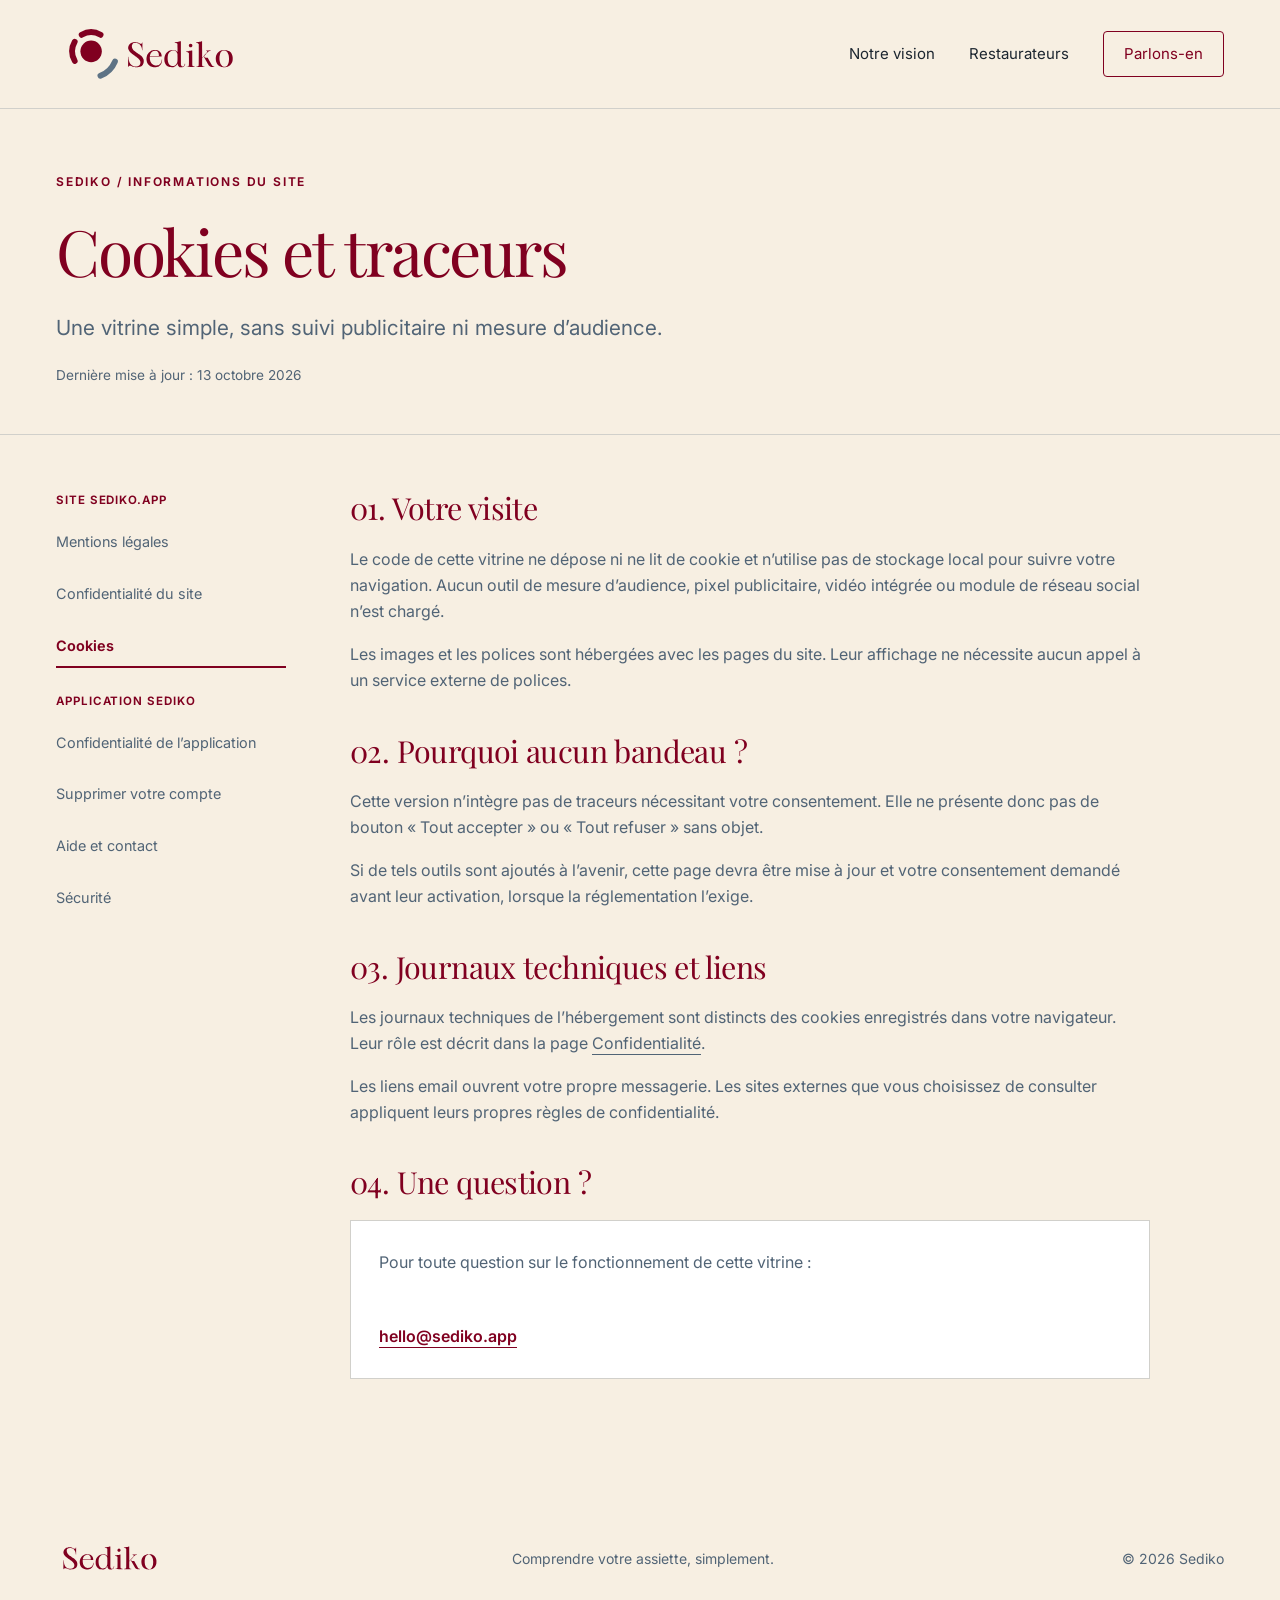
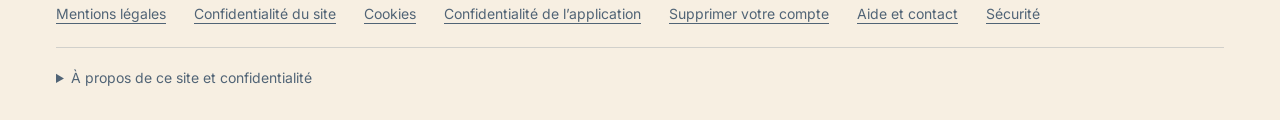
<file: cookies.html>
<!doctype html><html lang="fr"><head><meta charset="utf-8"><meta name="viewport" content="width=device-width, initial-scale=1"><!-- Couleur synchronisée depuis --sediko-bordeaux. --><meta name="theme-color" content="#800020"><title>Cookies et traceurs — Sediko</title><link rel="canonical" href="https://sediko.app/cookies.html"><meta name="description" content="Une vitrine simple, sans suivi publicitaire ni mesure d’audience."><link rel="icon" type="image/svg+xml" href="assets/sediko-symbole.svg"><link rel="stylesheet" href="sediko-tokens.css"><link rel="stylesheet" href="styles.css"><script src="script.js" defer></script></head><body><a class="skip-link" href="#contenu">Aller au contenu</a>  <header class="site-header">
    <div class="container header-inner">
      <a class="brand" href="index.html#accueil" aria-label="Sediko, accueil"><img src="assets/sediko-logo-horizontal.svg" width="1343" height="533" alt="Sediko"></a>
      <nav aria-label="Navigation principale">
        <a href="index.html#vision">Notre vision</a>
        <a href="index.html#restaurants">Restaurateurs</a>
        <a class="nav-contact" href="index.html#contact">Parlons-en</a>
      </nav>
    </div>
  </header>

<main id="contenu"><div class="legal-hero"><div class="container"><p class="eyebrow">SEDIKO / INFORMATIONS DU SITE</p><h1>Cookies et traceurs</h1><p class="lead">Une vitrine simple, sans suivi publicitaire ni mesure d’audience.</p><p class="legal-meta">Dernière mise à jour : 13 octobre 2026</p></div></div><div class="container legal-layout"><nav class="legal-nav" aria-label="Pages légales"><p class="legal-nav-group">Site sediko.app</p><a href="mentions-legales.html">Mentions légales</a><a href="confidentialite.html">Confidentialité du site</a><a href="cookies.html" aria-current="page">Cookies</a><p class="legal-nav-group">Application Sediko</p><a href="confidentialite-application.html">Confidentialité de l’application</a><a href="suppression-compte.html">Supprimer votre compte</a><a href="assistance.html">Aide et contact</a><a href="securite.html">Sécurité</a></nav><div class="legal-content">
<section><h2>01. Votre visite</h2><p>Le code de cette vitrine ne dépose ni ne lit de cookie et n’utilise pas de stockage local pour suivre votre navigation. Aucun outil de mesure d’audience, pixel publicitaire, vidéo intégrée ou module de réseau social n’est chargé.</p><p>Les images et les polices sont hébergées avec les pages du site. Leur affichage ne nécessite aucun appel à un service externe de polices.</p></section>
<section><h2>02. Pourquoi aucun bandeau&nbsp;?</h2><p>Cette version n’intègre pas de traceurs nécessitant votre consentement. Elle ne présente donc pas de bouton « Tout accepter » ou « Tout refuser » sans objet.</p><p>Si de tels outils sont ajoutés à l’avenir, cette page devra être mise à jour et votre consentement demandé avant leur activation, lorsque la réglementation l’exige.</p></section>
<section><h2>03. Journaux techniques et liens</h2><p>Les journaux techniques de l’hébergement sont distincts des cookies enregistrés dans votre navigateur. Leur rôle est décrit dans la page <a href="confidentialite.html">Confidentialité</a>.</p><p>Les liens email ouvrent votre propre messagerie. Les sites externes que vous choisissez de consulter appliquent leurs propres règles de confidentialité.</p></section>
<section><h2>04. Une question&nbsp;?</h2><div class="legal-callout"><p>Pour toute question sur le fonctionnement de cette vitrine :</p><a class="text-link" href="mailto:hello@sediko.app">hello@sediko.app</a></div></section></div></div></main>  <footer class="site-footer">
    <div class="container footer-top"><img class="footer-wordmark" src="assets/sediko-nom-seul.svg" alt="Sediko" width="500" height="180"><span>Comprendre votre assiette, simplement.</span><span>© 2026 Sediko</span></div>
    <nav class="container footer-links" aria-label="Informations légales"><a href="mentions-legales.html">Mentions légales</a><a href="confidentialite.html">Confidentialité du site</a><a href="cookies.html">Cookies</a><a href="confidentialite-application.html">Confidentialité de l’application</a><a href="suppression-compte.html">Supprimer votre compte</a><a href="assistance.html">Aide et contact</a><a href="securite.html">Sécurité</a></nav>
    <div class="container"><details class="privacy"><summary>À propos de ce site et confidentialité</summary><div><p>Ce site présente le projet Sediko et son application mobile ; les données de l’application sont décrites dans la page <a href="confidentialite-application.html">Confidentialité de l’application</a>.</p><p>Cette page n’utilise aucun outil de mesure d’audience, cookie publicitaire ni formulaire de collecte. Pour nous contacter, les liens ouvrent votre messagerie ; votre message est alors transmis à hello@sediko.app. N’y indiquez pas de données de santé.</p><p>L’hébergement peut générer des journaux techniques nécessaires au fonctionnement et à la sécurité du site. Pour toute question concernant ce site ou vos échanges avec nous : <a href="mailto:hello@sediko.app">hello@sediko.app</a>.</p></div></details></div>
  </footer>
</body></html>
</file>
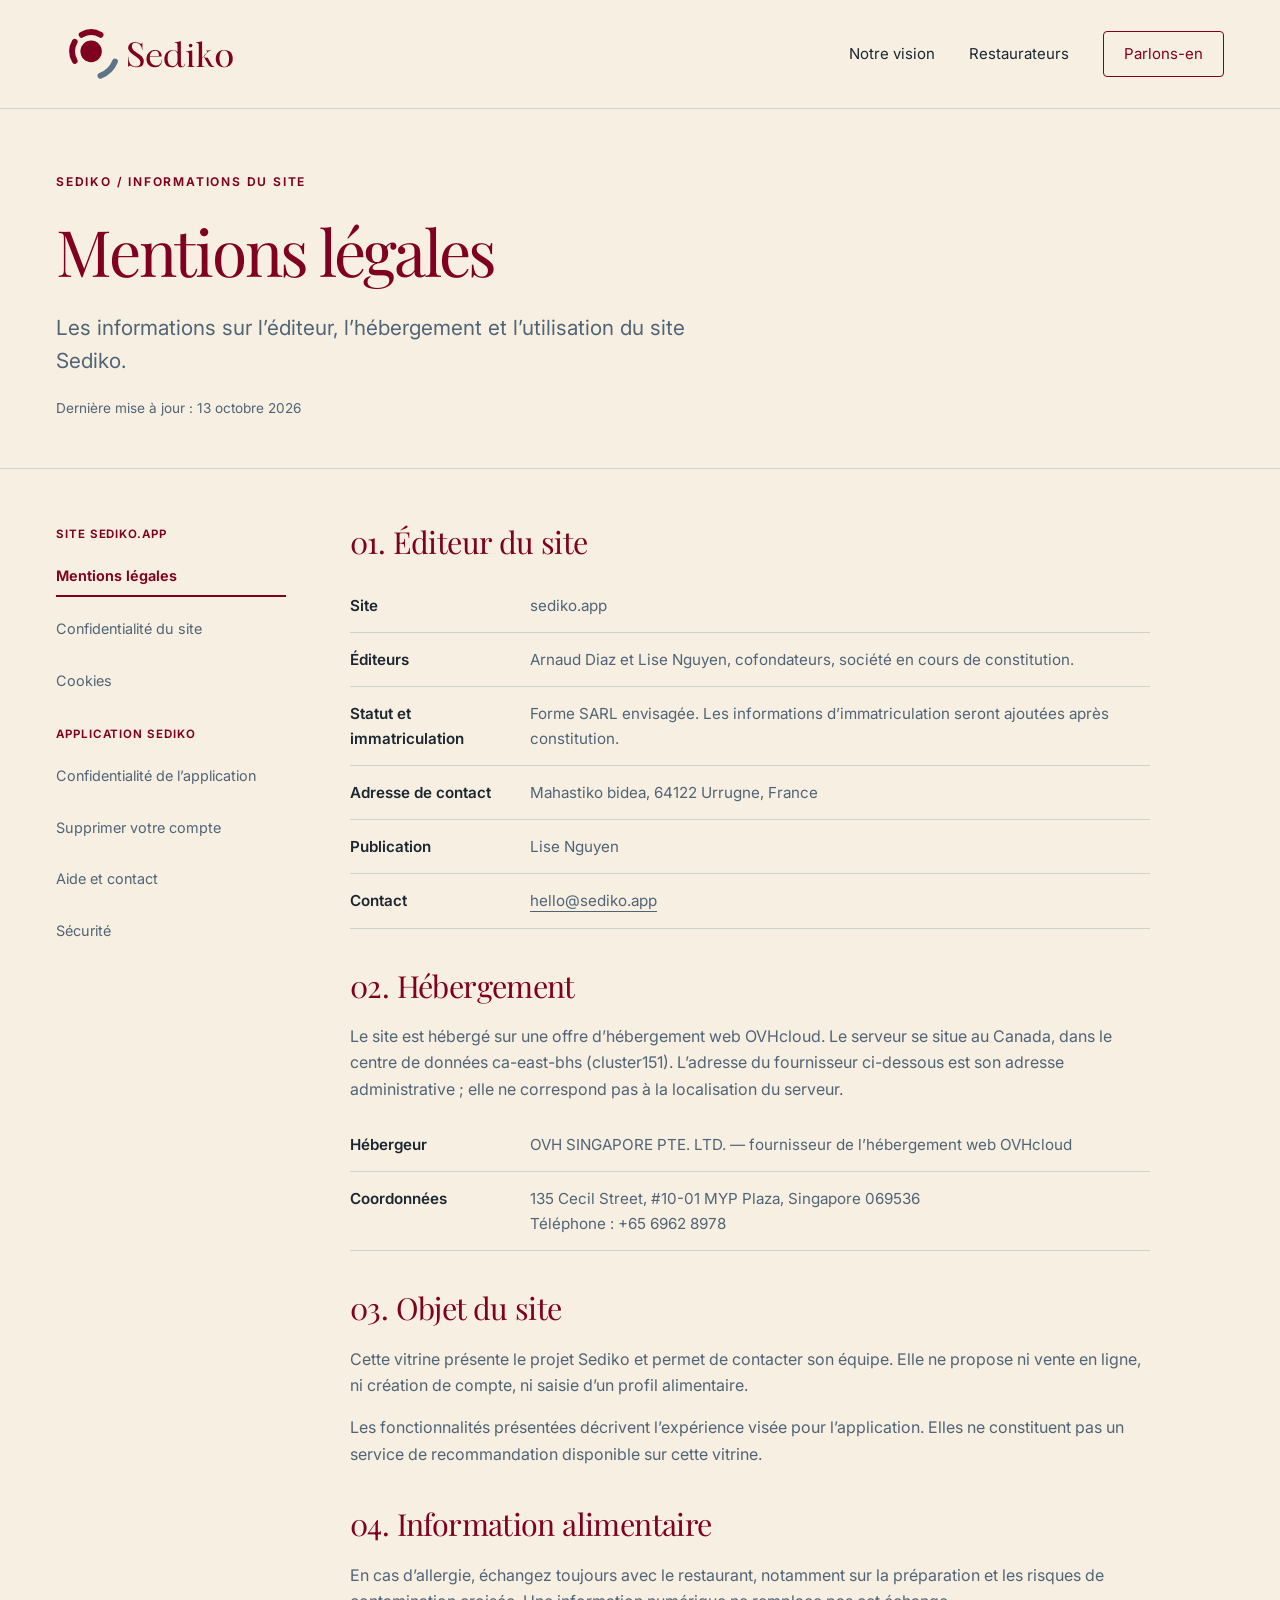
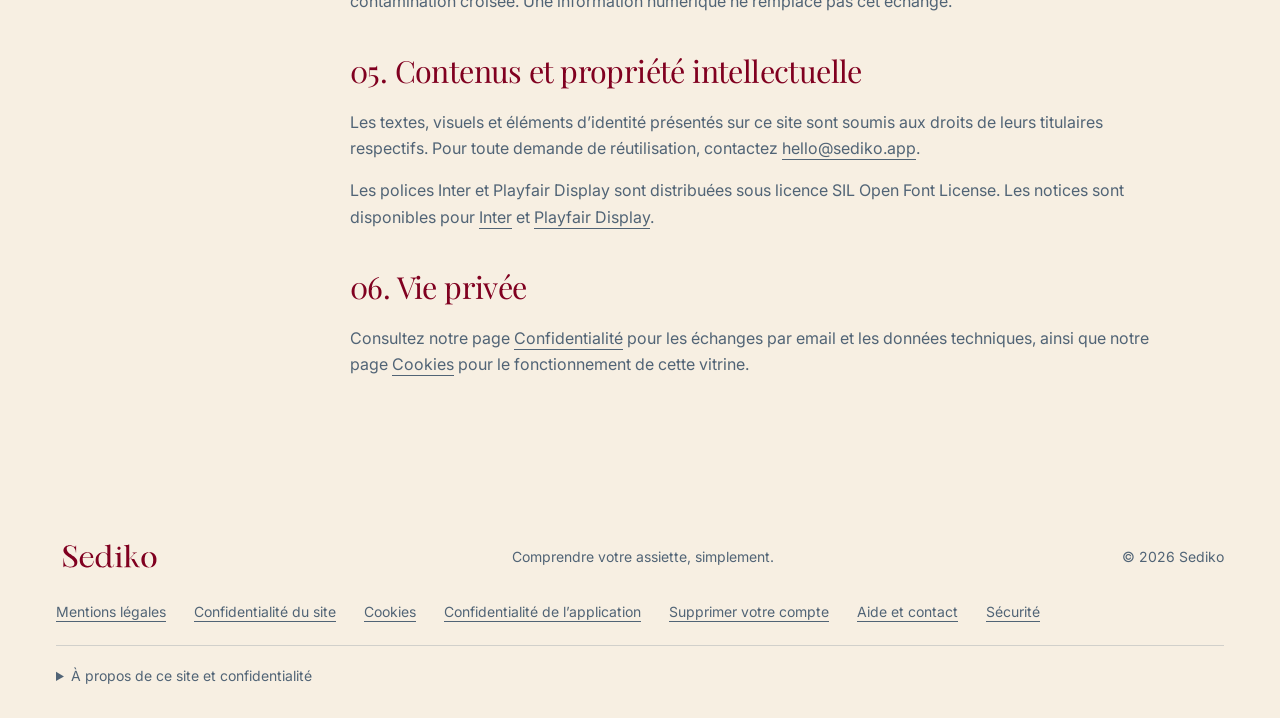
<file: mentions-legales.html>
<!doctype html><html lang="fr"><head><meta charset="utf-8"><meta name="viewport" content="width=device-width, initial-scale=1"><!-- Couleur synchronisée depuis --sediko-bordeaux. --><meta name="theme-color" content="#800020"><title>Mentions légales — Sediko</title><link rel="canonical" href="https://sediko.app/mentions-legales.html"><meta name="description" content="Les informations sur l’éditeur, l’hébergement et l’utilisation du site Sediko."><link rel="icon" type="image/svg+xml" href="assets/sediko-symbole.svg"><link rel="stylesheet" href="sediko-tokens.css"><link rel="stylesheet" href="styles.css"><script src="script.js" defer></script></head><body><a class="skip-link" href="#contenu">Aller au contenu</a>  <header class="site-header">
    <div class="container header-inner">
      <a class="brand" href="index.html#accueil" aria-label="Sediko, accueil"><img src="assets/sediko-logo-horizontal.svg" width="1343" height="533" alt="Sediko"></a>
      <nav aria-label="Navigation principale">
        <a href="index.html#vision">Notre vision</a>
        <a href="index.html#restaurants">Restaurateurs</a>
        <a class="nav-contact" href="index.html#contact">Parlons-en</a>
      </nav>
    </div>
  </header>

<main id="contenu"><div class="legal-hero"><div class="container"><p class="eyebrow">SEDIKO / INFORMATIONS DU SITE</p><h1>Mentions légales</h1><p class="lead">Les informations sur l’éditeur, l’hébergement et l’utilisation du site Sediko.</p><p class="legal-meta">Dernière mise à jour : 13 octobre 2026</p></div></div><div class="container legal-layout"><nav class="legal-nav" aria-label="Pages légales"><p class="legal-nav-group">Site sediko.app</p><a href="mentions-legales.html" aria-current="page">Mentions légales</a><a href="confidentialite.html">Confidentialité du site</a><a href="cookies.html">Cookies</a><p class="legal-nav-group">Application Sediko</p><a href="confidentialite-application.html">Confidentialité de l’application</a><a href="suppression-compte.html">Supprimer votre compte</a><a href="assistance.html">Aide et contact</a><a href="securite.html">Sécurité</a></nav><div class="legal-content">
<section><h2>01. Éditeur du site</h2><dl class="legal-facts"><dt>Site</dt><dd>sediko.app</dd><dt>Éditeurs</dt><dd>Arnaud Diaz et Lise Nguyen, cofondateurs, société en cours de constitution.</dd><dt>Statut et immatriculation</dt><dd>Forme SARL envisagée. Les informations d’immatriculation seront ajoutées après constitution.</dd><dt>Adresse de contact</dt><dd>Mahastiko bidea, 64122 Urrugne, France</dd><dt>Publication</dt><dd>Lise Nguyen</dd><dt>Contact</dt><dd><a href="mailto:hello@sediko.app">hello@sediko.app</a></dd></dl></section>
<section><h2>02. Hébergement</h2><p>Le site est hébergé sur une offre d’hébergement web OVHcloud. Le serveur se situe au Canada, dans le centre de données ca-east-bhs (cluster151). L’adresse du fournisseur ci-dessous est son adresse administrative ; elle ne correspond pas à la localisation du serveur.</p><dl class="legal-facts"><dt>Hébergeur</dt><dd>OVH SINGAPORE PTE. LTD. — fournisseur de l’hébergement web OVHcloud</dd><dt>Coordonnées</dt><dd>135 Cecil Street, #10-01 MYP Plaza, Singapore 069536<br>Téléphone : +65 6962 8978</dd></dl></section>
<section><h2>03. Objet du site</h2><p>Cette vitrine présente le projet Sediko et permet de contacter son équipe. Elle ne propose ni vente en ligne, ni création de compte, ni saisie d’un profil alimentaire.</p><p>Les fonctionnalités présentées décrivent l’expérience visée pour l’application. Elles ne constituent pas un service de recommandation disponible sur cette vitrine.</p></section>
<section><h2>04. Information alimentaire</h2><p>En cas d’allergie, échangez toujours avec le restaurant, notamment sur la préparation et les risques de contamination croisée. Une information numérique ne remplace pas cet échange.</p></section>
<section><h2>05. Contenus et propriété intellectuelle</h2><p>Les textes, visuels et éléments d’identité présentés sur ce site sont soumis aux droits de leurs titulaires respectifs. Pour toute demande de réutilisation, contactez <a href="mailto:hello@sediko.app">hello@sediko.app</a>.</p><p>Les polices Inter et Playfair Display sont distribuées sous licence SIL Open Font License. Les notices sont disponibles pour <a href="assets/fonts/INTER-LICENSE.txt">Inter</a> et <a href="assets/fonts/PLAYFAIR-LICENSE.txt">Playfair Display</a>.</p></section>
<section><h2>06. Vie privée</h2><p>Consultez notre page <a href="confidentialite.html">Confidentialité</a> pour les échanges par email et les données techniques, ainsi que notre page <a href="cookies.html">Cookies</a> pour le fonctionnement de cette vitrine.</p></section></div></div></main>  <footer class="site-footer">
    <div class="container footer-top"><img class="footer-wordmark" src="assets/sediko-nom-seul.svg" alt="Sediko" width="500" height="180"><span>Comprendre votre assiette, simplement.</span><span>© 2026 Sediko</span></div>
    <nav class="container footer-links" aria-label="Informations légales"><a href="mentions-legales.html">Mentions légales</a><a href="confidentialite.html">Confidentialité du site</a><a href="cookies.html">Cookies</a><a href="confidentialite-application.html">Confidentialité de l’application</a><a href="suppression-compte.html">Supprimer votre compte</a><a href="assistance.html">Aide et contact</a><a href="securite.html">Sécurité</a></nav>
    <div class="container"><details class="privacy"><summary>À propos de ce site et confidentialité</summary><div><p>Ce site présente le projet Sediko et son application mobile ; les données de l’application sont décrites dans la page <a href="confidentialite-application.html">Confidentialité de l’application</a>.</p><p>Cette page n’utilise aucun outil de mesure d’audience, cookie publicitaire ni formulaire de collecte. Pour nous contacter, les liens ouvrent votre messagerie ; votre message est alors transmis à hello@sediko.app. N’y indiquez pas de données de santé.</p><p>L’hébergement peut générer des journaux techniques nécessaires au fonctionnement et à la sécurité du site. Pour toute question concernant ce site ou vos échanges avec nous : <a href="mailto:hello@sediko.app">hello@sediko.app</a>.</p></div></details></div>
  </footer>
</body></html>
</file>
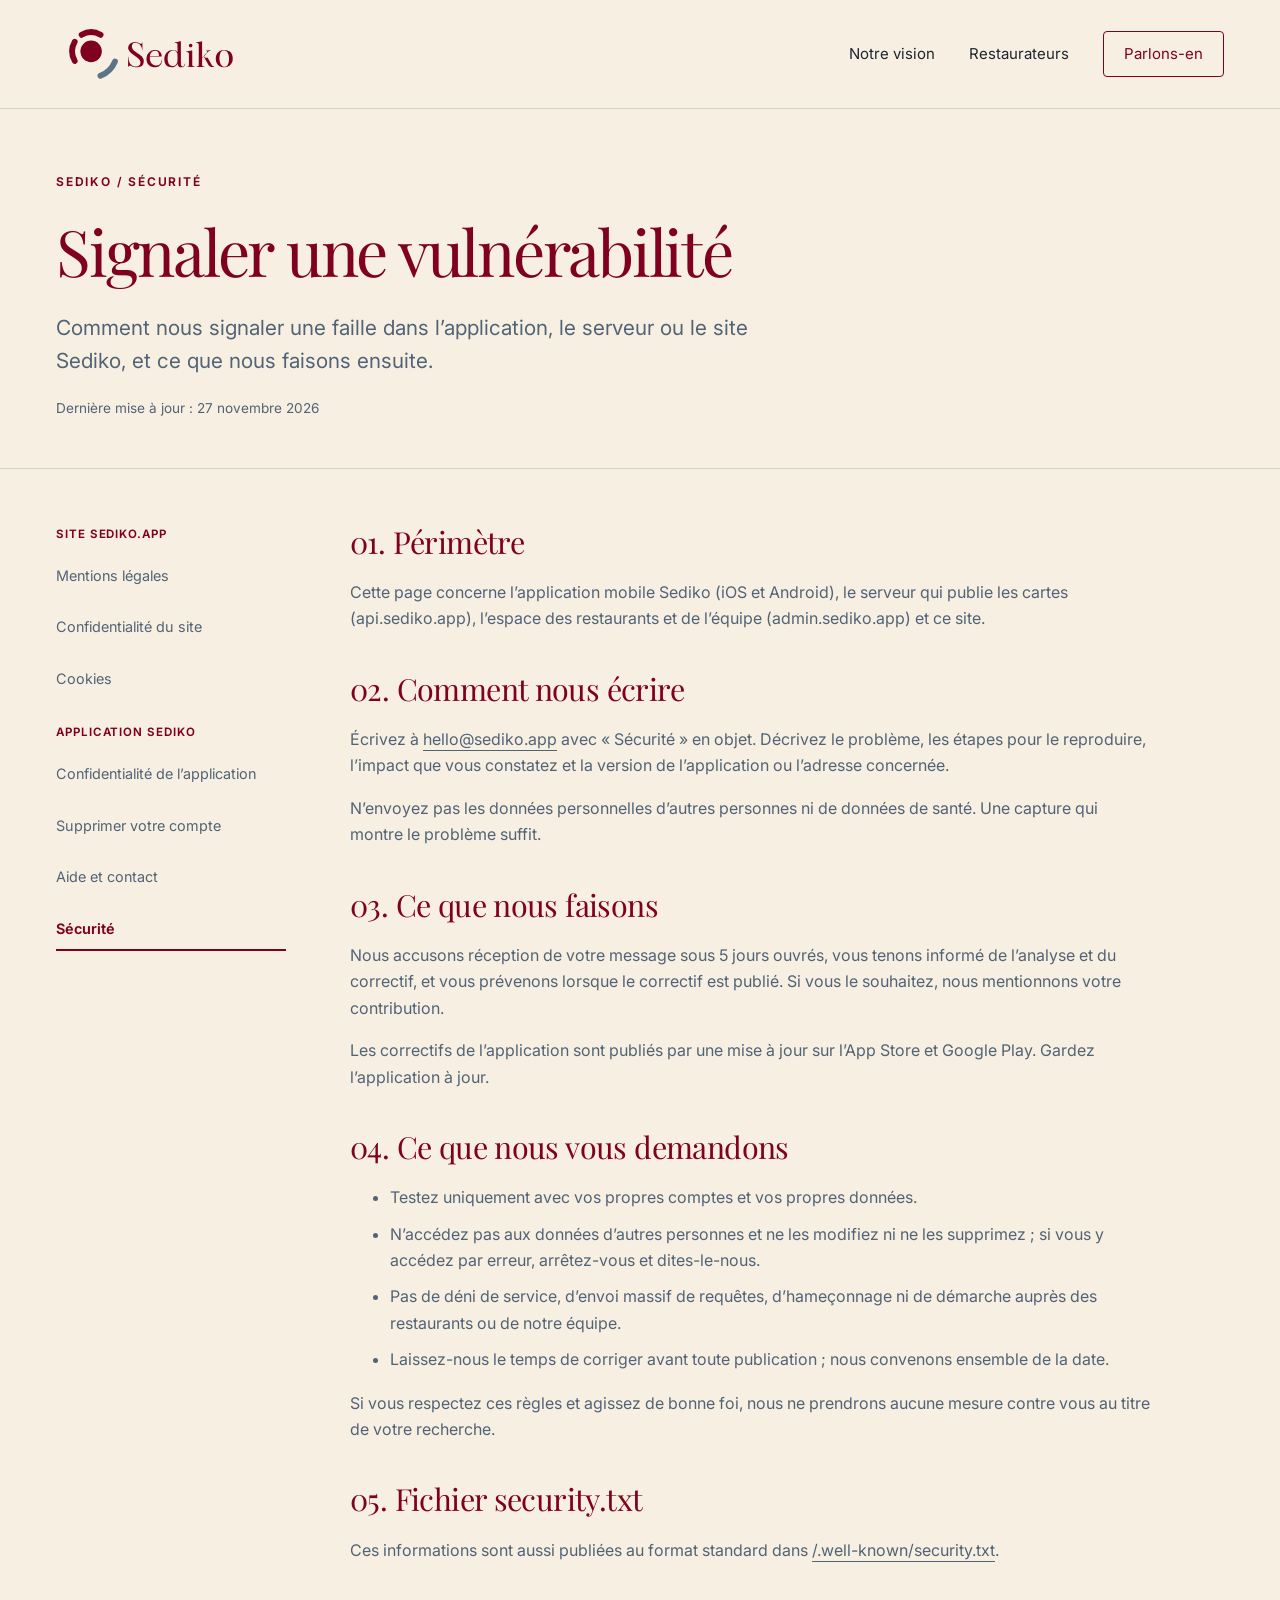
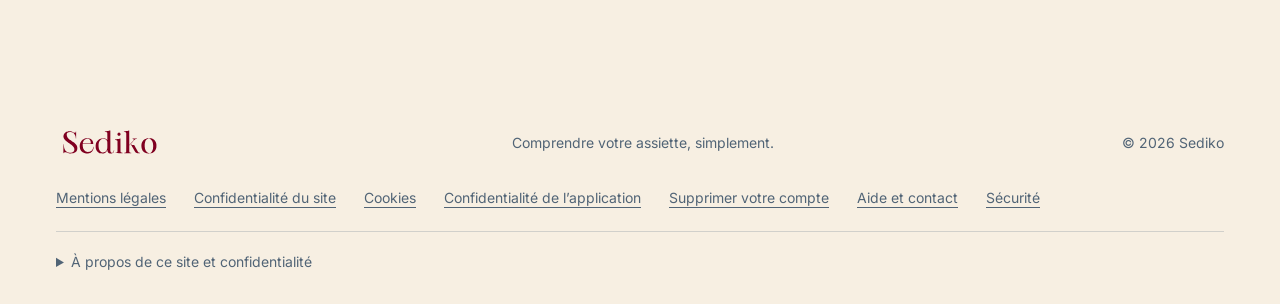
<file: securite.html>
<!doctype html><html lang="fr"><head><meta charset="utf-8"><meta name="viewport" content="width=device-width, initial-scale=1"><!-- Couleur synchronisée depuis --sediko-bordeaux. --><meta name="theme-color" content="#800020"><title>Sécurité — Sediko</title><link rel="canonical" href="https://sediko.app/securite.html"><meta name="description" content="Comment signaler une vulnérabilité dans l’application, le serveur ou le site Sediko."><link rel="icon" type="image/svg+xml" href="assets/sediko-symbole.svg"><link rel="stylesheet" href="sediko-tokens.css"><link rel="stylesheet" href="styles.css"><script src="script.js" defer></script></head><body><a class="skip-link" href="#contenu">Aller au contenu</a>  <header class="site-header">
    <div class="container header-inner">
      <a class="brand" href="index.html#accueil" aria-label="Sediko, accueil"><img src="assets/sediko-logo-horizontal.svg" width="1343" height="533" alt="Sediko"></a>
      <nav aria-label="Navigation principale">
        <a href="index.html#vision">Notre vision</a>
        <a href="index.html#restaurants">Restaurateurs</a>
        <a class="nav-contact" href="index.html#contact">Parlons-en</a>
      </nav>
    </div>
  </header>

<main id="contenu"><div class="legal-hero"><div class="container"><p class="eyebrow">SEDIKO / SÉCURITÉ</p><h1>Signaler une vulnérabilité</h1><p class="lead">Comment nous signaler une faille dans l’application, le serveur ou le site Sediko, et ce que nous faisons ensuite.</p><p class="legal-meta">Dernière mise à jour : 27 novembre 2026</p></div></div><div class="container legal-layout"><nav class="legal-nav" aria-label="Pages légales"><p class="legal-nav-group">Site sediko.app</p><a href="mentions-legales.html">Mentions légales</a><a href="confidentialite.html">Confidentialité du site</a><a href="cookies.html">Cookies</a><p class="legal-nav-group">Application Sediko</p><a href="confidentialite-application.html">Confidentialité de l’application</a><a href="suppression-compte.html">Supprimer votre compte</a><a href="assistance.html">Aide et contact</a><a href="securite.html" aria-current="page">Sécurité</a></nav><div class="legal-content">
<section><h2>01. Périmètre</h2><p>Cette page concerne l’application mobile Sediko (iOS et Android), le serveur qui publie les cartes (api.sediko.app), l’espace des restaurants et de l’équipe (admin.sediko.app) et ce site.</p></section>
<section><h2>02. Comment nous écrire</h2><p>Écrivez à <a href="mailto:hello@sediko.app?subject=S%C3%A9curit%C3%A9">hello@sediko.app</a> avec « Sécurité » en objet. Décrivez le problème, les étapes pour le reproduire, l’impact que vous constatez et la version de l’application ou l’adresse concernée.</p><p>N’envoyez pas les données personnelles d’autres personnes ni de données de santé. Une capture qui montre le problème suffit.</p></section>
<section><h2>03. Ce que nous faisons</h2><p>Nous accusons réception de votre message sous 5 jours ouvrés, vous tenons informé de l’analyse et du correctif, et vous prévenons lorsque le correctif est publié. Si vous le souhaitez, nous mentionnons votre contribution.</p><p>Les correctifs de l’application sont publiés par une mise à jour sur l’App Store et Google Play. Gardez l’application à jour.</p></section>
<section><h2>04. Ce que nous vous demandons</h2><ul><li>Testez uniquement avec vos propres comptes et vos propres données.</li><li>N’accédez pas aux données d’autres personnes et ne les modifiez ni ne les supprimez ; si vous y accédez par erreur, arrêtez-vous et dites-le-nous.</li><li>Pas de déni de service, d’envoi massif de requêtes, d’hameçonnage ni de démarche auprès des restaurants ou de notre équipe.</li><li>Laissez-nous le temps de corriger avant toute publication ; nous convenons ensemble de la date.</li></ul><p>Si vous respectez ces règles et agissez de bonne foi, nous ne prendrons aucune mesure contre vous au titre de votre recherche.</p></section>
<section><h2>05. Fichier security.txt</h2><p>Ces informations sont aussi publiées au format standard dans <a href="/.well-known/security.txt">/.well-known/security.txt</a>.</p></section></div></div></main>  <footer class="site-footer">
    <div class="container footer-top"><img class="footer-wordmark" src="assets/sediko-nom-seul.svg" alt="Sediko" width="500" height="180"><span>Comprendre votre assiette, simplement.</span><span>© 2026 Sediko</span></div>
    <nav class="container footer-links" aria-label="Informations légales"><a href="mentions-legales.html">Mentions légales</a><a href="confidentialite.html">Confidentialité du site</a><a href="cookies.html">Cookies</a><a href="confidentialite-application.html">Confidentialité de l’application</a><a href="suppression-compte.html">Supprimer votre compte</a><a href="assistance.html">Aide et contact</a><a href="securite.html">Sécurité</a></nav>
    <div class="container"><details class="privacy"><summary>À propos de ce site et confidentialité</summary><div><p>Ce site présente le projet Sediko et son application mobile ; les données de l’application sont décrites dans la page <a href="confidentialite-application.html">Confidentialité de l’application</a>.</p><p>Cette page n’utilise aucun outil de mesure d’audience, cookie publicitaire ni formulaire de collecte. Pour nous contacter, les liens ouvrent votre messagerie ; votre message est alors transmis à hello@sediko.app. N’y indiquez pas de données de santé.</p><p>L’hébergement peut générer des journaux techniques nécessaires au fonctionnement et à la sécurité du site. Pour toute question concernant ce site ou vos échanges avec nous : <a href="mailto:hello@sediko.app">hello@sediko.app</a>.</p></div></details></div>
  </footer>
</body></html>
</file>
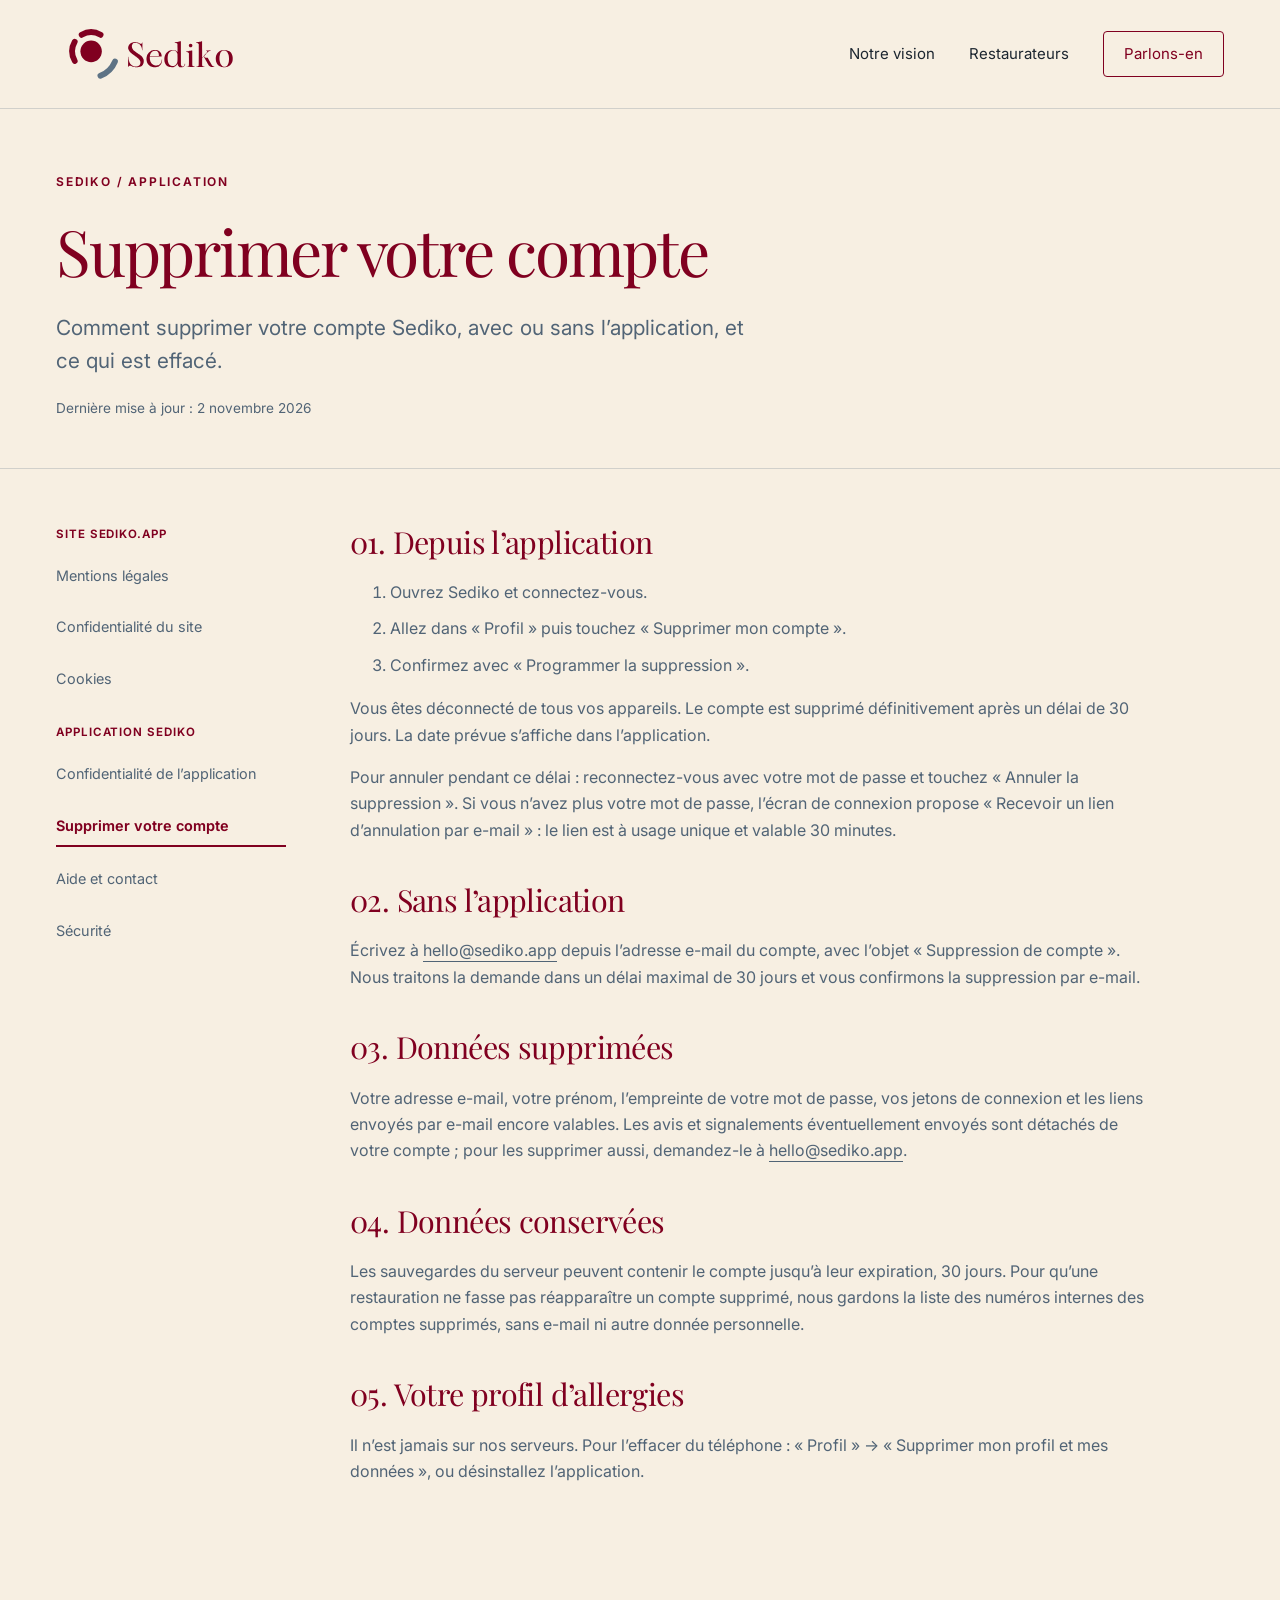
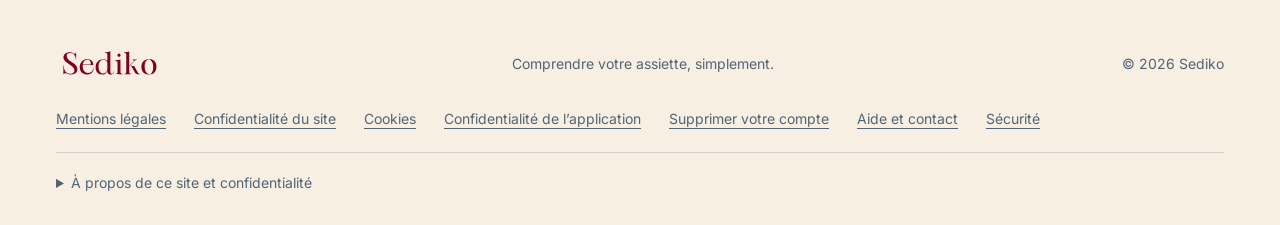
<file: suppression-compte.html>
<!doctype html><html lang="fr"><head><meta charset="utf-8"><meta name="viewport" content="width=device-width, initial-scale=1"><!-- Couleur synchronisée depuis --sediko-bordeaux. --><meta name="theme-color" content="#800020"><title>Supprimer votre compte — Sediko</title><link rel="canonical" href="https://sediko.app/suppression-compte.html"><meta name="description" content="Comment supprimer votre compte Sediko, avec ou sans l’application, et ce qui est effacé."><link rel="icon" type="image/svg+xml" href="assets/sediko-symbole.svg"><link rel="stylesheet" href="sediko-tokens.css"><link rel="stylesheet" href="styles.css"><script src="script.js" defer></script></head><body><a class="skip-link" href="#contenu">Aller au contenu</a>  <header class="site-header">
    <div class="container header-inner">
      <a class="brand" href="index.html#accueil" aria-label="Sediko, accueil"><img src="assets/sediko-logo-horizontal.svg" width="1343" height="533" alt="Sediko"></a>
      <nav aria-label="Navigation principale">
        <a href="index.html#vision">Notre vision</a>
        <a href="index.html#restaurants">Restaurateurs</a>
        <a class="nav-contact" href="index.html#contact">Parlons-en</a>
      </nav>
    </div>
  </header>

<main id="contenu"><div class="legal-hero"><div class="container"><p class="eyebrow">SEDIKO / APPLICATION</p><h1>Supprimer votre compte</h1><p class="lead">Comment supprimer votre compte Sediko, avec ou sans l’application, et ce qui est effacé.</p><p class="legal-meta">Dernière mise à jour : 2 novembre 2026</p></div></div><div class="container legal-layout"><nav class="legal-nav" aria-label="Pages légales"><p class="legal-nav-group">Site sediko.app</p><a href="mentions-legales.html">Mentions légales</a><a href="confidentialite.html">Confidentialité du site</a><a href="cookies.html">Cookies</a><p class="legal-nav-group">Application Sediko</p><a href="confidentialite-application.html">Confidentialité de l’application</a><a href="suppression-compte.html" aria-current="page">Supprimer votre compte</a><a href="assistance.html">Aide et contact</a><a href="securite.html">Sécurité</a></nav><div class="legal-content">
<section><h2>01. Depuis l’application</h2><ol><li>Ouvrez Sediko et connectez-vous.</li><li>Allez dans « Profil » puis touchez « Supprimer mon compte ».</li><li>Confirmez avec « Programmer la suppression ».</li></ol><p>Vous êtes déconnecté de tous vos appareils. Le compte est supprimé définitivement après un délai de 30 jours. La date prévue s’affiche dans l’application.</p><p>Pour annuler pendant ce délai : reconnectez-vous avec votre mot de passe et touchez « Annuler la suppression ». Si vous n’avez plus votre mot de passe, l’écran de connexion propose « Recevoir un lien d’annulation par e-mail » : le lien est à usage unique et valable 30 minutes.</p></section>
<section><h2>02. Sans l’application</h2><p>Écrivez à <a href="mailto:hello@sediko.app?subject=Sediko%20%E2%80%94%20Suppression%20de%20compte">hello@sediko.app</a> depuis l’adresse e-mail du compte, avec l’objet « Suppression de compte ». Nous traitons la demande dans un délai maximal de 30 jours et vous confirmons la suppression par e-mail.</p></section>
<section><h2>03. Données supprimées</h2><p>Votre adresse e-mail, votre prénom, l’empreinte de votre mot de passe, vos jetons de connexion et les liens envoyés par e-mail encore valables. Les avis et signalements éventuellement envoyés sont détachés de votre compte ; pour les supprimer aussi, demandez-le à <a href="mailto:hello@sediko.app?subject=Sediko%20%E2%80%94%20Donn%C3%A9es%20personnelles">hello@sediko.app</a>.</p></section>
<section><h2>04. Données conservées</h2><p>Les sauvegardes du serveur peuvent contenir le compte jusqu’à leur expiration, 30 jours. Pour qu’une restauration ne fasse pas réapparaître un compte supprimé, nous gardons la liste des numéros internes des comptes supprimés, sans e-mail ni autre donnée personnelle.</p></section>
<section><h2>05. Votre profil d’allergies</h2><p>Il n’est jamais sur nos serveurs. Pour l’effacer du téléphone : « Profil » → « Supprimer mon profil et mes données », ou désinstallez l’application.</p></section>
</div></div></main>  <footer class="site-footer">
    <div class="container footer-top"><img class="footer-wordmark" src="assets/sediko-nom-seul.svg" alt="Sediko" width="500" height="180"><span>Comprendre votre assiette, simplement.</span><span>© 2026 Sediko</span></div>
    <nav class="container footer-links" aria-label="Informations légales"><a href="mentions-legales.html">Mentions légales</a><a href="confidentialite.html">Confidentialité du site</a><a href="cookies.html">Cookies</a><a href="confidentialite-application.html">Confidentialité de l’application</a><a href="suppression-compte.html">Supprimer votre compte</a><a href="assistance.html">Aide et contact</a><a href="securite.html">Sécurité</a></nav>
    <div class="container"><details class="privacy"><summary>À propos de ce site et confidentialité</summary><div><p>Ce site présente le projet Sediko et son application mobile ; les données de l’application sont décrites dans la page <a href="confidentialite-application.html">Confidentialité de l’application</a>.</p><p>Cette page n’utilise aucun outil de mesure d’audience, cookie publicitaire ni formulaire de collecte. Pour nous contacter, les liens ouvrent votre messagerie ; votre message est alors transmis à hello@sediko.app. N’y indiquez pas de données de santé.</p><p>L’hébergement peut générer des journaux techniques nécessaires au fonctionnement et à la sécurité du site. Pour toute question concernant ce site ou vos échanges avec nous : <a href="mailto:hello@sediko.app">hello@sediko.app</a>.</p></div></details></div>
  </footer>
</body></html>
</file>
<file: sediko-tokens.css>
/* ============================================================
   SEDIKO — Tokens de la charte (source unique pour le site et l'app)
   Version 1.0 · 10 octobre 2026 · Arnaud Diaz
   Toute couleur ou police utilisée dans le code vient d'ici.
   Contrastes calculés selon WCAG 2.1 (seuil texte courant : 4,5:1).
   ============================================================ */

:root {
  /* --- Couleurs de marque ----------------------------------- */
  --sediko-bordeaux:        #800020; /* nom, signature, titres forts, bouton principal */
  --sediko-creme:           #F7EFE2; /* fonds de marque ; nom et symbole sur fond sombre */
  --sediko-ardoise:         #5E7385; /* chaise du symbole, icônes, éléments décoratifs.
                                        PAS pour le texte courant sur crème (4,3:1) */
  --sediko-ardoise-claire:  #A3B4C2; /* chaise du symbole sur fond sombre uniquement */

  /* --- Neutres (trou n°1 corrigé : « noir doux » défini) ---- */
  --sediko-noir-doux:       #1C2630; /* titres d'interface, données, fonds sombres.
                                        15,3:1 sur blanc · 13,4:1 sur crème */
  --sediko-ardoise-texte:   #516476; /* (trou n°2 corrigé) texte courant et secondaire.
                                        6,1:1 sur blanc · 5,4:1 sur crème */
  --sediko-blanc:           #FFFFFF;

  /* --- Couleurs de statut : réservées à la lanterne ---------
     Jamais sur le logo, jamais sur les boutons, jamais en décoration. */
  --sediko-statut-compatible:      #2F5D62; /* pastille + libellé (7,3:1 / 6,4:1) */
  --sediko-statut-verifier:        #D97706; /* pastille du feu UNIQUEMENT */
  --sediko-statut-verifier-texte:  #92400E; /* libellé « À vérifier » (7,1:1 / 6,2:1) */
  --sediko-statut-non-compatible:  #9F1239; /* pastille + libellé (8,0:1 / 7,0:1) */

  /* --- Typographie ------------------------------------------ */
  --sediko-font-titre: "Playfair Display", Georgia, serif; /* tant que la licence web de Maharlika n'est pas confirmée */
  --sediko-font-texte: "Inter", system-ui, sans-serif;
  /* Données (allergènes, fiches menus, tableaux) : */
  --sediko-chiffres: tabular-nums; /* font-variant-numeric */

  /* --- Tailles minimales ------------------------------------ */
  --sediko-logo-nom-min:  24px; /* le nom en serif ne descend jamais en dessous */
  --sediko-lanterne-min:  20px; /* en dessous, les feux se confondent */
  /* En dessous de 24 px (favicon, icône d'app, avatar) : symbole seul. */
}

/* Fond sombre : nom et symbole en crème, chaise en ardoise claire.
   Utiliser les fichiers *-fond-sombre.svg, ne pas recolorer à la main. */

/* Extensions web : valeurs dérivées exclusivement de la palette ci-dessus. */
:root {
  --sediko-transparent: transparent;
  --sediko-ligne: color-mix(in srgb, var(--sediko-ardoise) 25%, var(--sediko-creme));
  --sediko-ombre: color-mix(in srgb, var(--sediko-noir-doux) 12%, transparent);
  --sediko-bordeaux-survol: color-mix(in srgb, var(--sediko-bordeaux) 85%, var(--sediko-noir-doux));
}
@font-face{font-family:"Inter";src:url("assets/fonts/inter.ttf") format("truetype");font-weight:100 900;font-style:normal;font-display:swap}
@font-face{font-family:"Playfair Display";src:url("assets/fonts/playfair.ttf") format("truetype");font-weight:400 900;font-style:normal;font-display:swap}
@font-face{font-family:"Playfair Display";src:url("assets/fonts/playfair-italic.ttf") format("truetype");font-weight:400 900;font-style:italic;font-display:swap}
</file>
<file: styles.css>
*{box-sizing:border-box}html{scroll-behavior:smooth;scroll-padding-top:100px}body{margin:0;background:var(--sediko-creme);color:var(--sediko-noir-doux);font-family:var(--sediko-font-texte);font-size:1.0625rem;line-height:1.65;-webkit-font-smoothing:antialiased}img{max-width:100%;display:block}a{color:inherit;text-underline-offset:.3em}button{font:inherit}a,button,summary{-webkit-tap-highlight-color:var(--sediko-transparent)}a:focus-visible,button:focus-visible,summary:focus-visible{outline:3px solid var(--sediko-ardoise);outline-offset:5px}.container{width:min(1240px,calc(100% - 112px));margin-inline:auto}.skip-link{position:fixed;left:16px;top:-100px;z-index:10;background:var(--sediko-blanc);padding:12px 20px}.skip-link:focus{top:16px}.site-header{border-bottom:1px solid var(--sediko-ligne)}.header-inner{min-height:108px;display:flex;align-items:center;justify-content:space-between;gap:24px}.brand{position:relative;display:block;width:183px;height:68px;overflow:hidden;flex-shrink:0}.brand img{position:absolute;width:380px;max-width:none;height:auto;left:-101px;top:-63px}.site-header nav{display:flex;gap:34px;align-items:center}.site-header nav a{text-decoration:none;font-size:.9375rem}.site-header nav a:hover{color:var(--sediko-bordeaux)}.nav-contact{border:1px solid var(--sediko-bordeaux);border-radius:4px;padding:10px 20px;color:var(--sediko-bordeaux)}.hero{display:grid;grid-template-columns:1.05fr 1fr;gap:70px;padding-block:58px 68px;align-items:center}.eyebrow{font-size:.75rem;letter-spacing:.15em;font-weight:650;margin:0 0 24px;color:var(--sediko-bordeaux);line-height:1.5}.hero h1{font-family:var(--sediko-font-titre);font-size:clamp(3.2rem,5.1vw,4.9rem);font-weight:400;line-height:1.06;letter-spacing:-.055em;margin:0 0 28px}.hero h1 em,h2 em{font-weight:400;color:var(--sediko-bordeaux)}.hero-description{font-size:1.125rem;line-height:1.65;max-width:450px;margin:0 0 14px}.hero-description.secondary{font-size:1rem;color:var(--sediko-ardoise-texte)}.hero-actions{display:flex;flex-wrap:wrap;align-items:center;gap:20px;margin-top:32px}.button{display:inline-block;padding:15px 23px;border:1px solid var(--sediko-transparent);border-radius:4px;font-size:.9375rem;font-weight:600;text-decoration:none;transition:background .2s,transform .2s}.button-primary{background:var(--sediko-bordeaux);color:var(--sediko-blanc)}.button-primary:hover{background:var(--sediko-bordeaux-survol);transform:translateY(-2px)}.development-label{font-size:.875rem;color:var(--sediko-ardoise-texte);max-width:120px;line-height:1.5}.hero-visual{position:relative;margin:0;aspect-ratio:4/4.8;max-height:620px;overflow:hidden;border-radius:160px 4px 4px 4px;background:var(--sediko-creme)}.hero-visual>img{width:100%;height:100%;object-fit:cover}.hero-visual figcaption{position:absolute;bottom:30px;left:28px;background:var(--sediko-bordeaux);color:var(--sediko-creme);padding:23px 28px;box-shadow:0 6px 25px var(--sediko-ombre)}.hero-visual figcaption span{display:block;letter-spacing:.13em;font-size:.75rem;margin-bottom:8px}.hero-visual figcaption strong{display:block;font-weight:400;font-family:var(--sediko-font-titre);font-size:1.8rem;line-height:1.2}.topics-strip{border-top:1px solid var(--sediko-ligne);border-bottom:1px solid var(--sediko-ligne)}.topics-inner{display:flex;align-items:center;justify-content:space-around;padding-block:21px;gap:16px;color:var(--sediko-bordeaux);font-family:var(--sediko-font-titre);font-size:1.25rem}.topics-inner span[aria-hidden]{color:var(--sediko-ardoise)}.section{padding-block:105px}h2{font-family:var(--sediko-font-titre);font-size:clamp(2.5rem,4vw,3.7rem);line-height:1.13;font-weight:400;letter-spacing:-.04em;margin:0}p{margin-top:0}.vision{display:grid;grid-template-columns:1fr 1fr;gap:100px}.vision-copy{padding-top:35px}.vision-copy p:not(.lead),.restaurant-copy p:not(.lead){color:var(--sediko-ardoise-texte)}.lead{font-size:1.3rem;line-height:1.6;margin-bottom:25px}.vision-copy p:last-child,.restaurant-copy p:last-of-type{margin-bottom:0}.experience{background:var(--sediko-blanc)}.experience-heading{max-width:690px}.steps{display:grid;grid-template-columns:repeat(3,1fr);gap:48px;margin-top:50px}.step{border-top:1px solid var(--sediko-ligne);padding-top:20px}.step-number{color:var(--sediko-ardoise);font-family:var(--sediko-font-titre);font-style:italic;font-size:1.5rem}.step h3{font-family:var(--sediko-font-titre);font-weight:400;letter-spacing:-.02em;font-size:1.7rem;line-height:1.25;margin:20px 0 16px}.step p{color:var(--sediko-ardoise-texte);font-size:1rem;margin-bottom:0}.care-note{font-size:.875rem;line-height:1.65;color:var(--sediko-ardoise-texte);border-left:2px solid var(--sediko-ardoise);padding-left:18px;max-width:860px;margin:48px 0 0}.restaurant-section{display:grid;grid-template-columns:1fr 1fr;gap:100px;align-items:center}.restaurant-copy{padding-top:25px}.text-link{display:inline-block;margin-top:32px;color:var(--sediko-bordeaux);font-weight:600;font-size:1rem}.text-link:hover{text-decoration-thickness:2px}.contact-section{background:var(--sediko-bordeaux);color:var(--sediko-creme);padding-block:88px}.contact-inner{display:grid;grid-template-columns:1fr 1fr;align-items:center;gap:80px}.contact-inner .eyebrow{color:var(--sediko-creme)}.contact-inner h2 em{color:var(--sediko-creme)}.contact-inner h2{font-size:clamp(2.8rem,4.5vw,4.2rem);margin-bottom:25px}.contact-inner p:not(.eyebrow){color:var(--sediko-creme);font-size:1rem;max-width:430px;margin-bottom:0}.contact-card{border:1px solid var(--sediko-creme);padding:36px;align-self:center}.contact-label{font-size:.75rem;letter-spacing:.15em;color:var(--sediko-creme);display:block}.email-address{display:inline-block;font-family:var(--sediko-font-titre);font-size:clamp(1.45rem,2.6vw,2.15rem);line-height:1.5;text-decoration:none;margin:15px 0 14px;overflow-wrap:anywhere}.email-address:hover{text-decoration:underline}.copy-button{display:block;background:var(--sediko-transparent);border:0;border-bottom:1px solid var(--sediko-creme);padding:6px 0;cursor:pointer;color:var(--sediko-creme);font-size:.875rem}.copy-button:hover{color:var(--sediko-blanc)}.contact-card .copy-status{font-size:.875rem;min-height:1.5em;margin-top:10px}.site-footer{padding:32px 0 24px}.footer-top{display:flex;justify-content:space-between;align-items:center;gap:20px;padding-bottom:25px}.footer-wordmark{font-family:var(--sediko-font-titre);font-size:2rem;line-height:1.2;color:var(--sediko-bordeaux)}.footer-top>span:not(.footer-wordmark){font-size:.875rem;color:var(--sediko-ardoise-texte)}.privacy{border-top:1px solid var(--sediko-ligne);font-size:.875rem;color:var(--sediko-ardoise-texte);padding-top:18px}.privacy summary{cursor:pointer;width:fit-content;min-height:30px}.privacy>div{max-width:860px;padding-top:18px}.privacy p{margin:0 0 12px}[hidden]{display:none!important}
@media(min-width:1600px){.hero{gap:95px}.hero h1{font-size:5.2rem}}
@media(max-width:1000px){.container{width:calc(100% - 64px)}.hero{gap:35px}.hero h1{font-size:3.7rem}.hero-visual{aspect-ratio:3/4.5;border-top-left-radius:120px}.vision,.restaurant-section{gap:50px}.steps{gap:28px}.contact-inner{gap:36px}.contact-card{padding:25px}.contact-inner .eyebrow{max-width:290px}}
@media(max-width:720px){html{scroll-padding-top:20px}.container{width:calc(100% - 40px)}.header-inner{min-height:92px;flex-wrap:wrap;gap:4px;padding-block:12px}.brand{width:142px;height:55px}.brand img{width:304px;left:-81px;top:-50px}.site-header nav{gap:18px}.site-header nav a{font-size:.875rem}.site-header nav a:first-child{display:none}.nav-contact{padding:8px 12px}.hero{grid-template-columns:1fr;padding-block:36px 40px;gap:34px}.eyebrow{font-size:.75rem;letter-spacing:.12em;margin-bottom:22px}.hero h1{font-size:clamp(3.15rem,10vw,4.8rem);line-height:1.05;margin-bottom:24px}.hero-description{max-width:540px}.hero-actions{margin-top:25px}.hero-visual{aspect-ratio:1.16;max-height:420px;border-top-left-radius:100px}.hero-visual>img{object-position:50% 54%}.hero-visual figcaption{bottom:20px;left:20px;padding:18px 22px}.hero-visual figcaption strong{font-size:1.6rem}.topics-inner{font-size:1.0625rem;gap:10px;flex-wrap:wrap;padding-block:18px}.topics-inner span:last-child,.topics-inner span:nth-last-child(2){display:none}.section{padding-block:66px}.vision,.restaurant-section,.contact-inner{grid-template-columns:1fr;gap:28px}.vision-copy,.restaurant-copy{padding-top:0}.lead{font-size:1.18rem;margin-bottom:18px}.steps{grid-template-columns:1fr;gap:28px;margin-top:36px}.step{display:grid;grid-template-columns:38px 1fr;column-gap:15px;padding-top:18px}.step-number{grid-row:1/3;font-size:1.3rem}.step h3{margin:2px 0 10px;font-size:1.6rem}.step p{grid-column:2}.care-note{margin-top:35px}.restaurant-section h2 br:nth-of-type(2){display:none}.contact-section{padding-block:65px}.contact-inner{gap:32px}.contact-inner h2{font-size:3.2rem}.contact-card{padding:26px}.email-address{font-size:1.85rem}.footer-top{flex-wrap:wrap;column-gap:25px;row-gap:12px}.footer-top>span:nth-child(2){order:3;flex-basis:100%}.site-footer{padding-top:28px}}
@media(max-width:360px){.site-header nav{gap:10px}.site-header nav a{font-size:.8rem}.hero h1{font-size:2.9rem}.email-address{font-size:1.65rem}}
@media(prefers-reduced-motion:reduce){html{scroll-behavior:auto}.button{transition:none}.button-primary:hover{transform:none}}

/* Logo officiel, sans recomposition ni recoloration. */
.brand{width:190px;height:auto;overflow:visible;min-width:160px}
.brand img{position:static;width:100%;max-width:100%;height:auto}
h1,h2,h3{color:var(--sediko-bordeaux)}
.contact-section h2{color:var(--sediko-creme)}
.step-number{color:var(--sediko-ardoise-texte);font-family:var(--sediko-font-texte);font-style:normal;font-variant-numeric:var(--sediko-chiffres)}
.footer-wordmark{width:108px;height:auto}
.footer-links{display:flex;flex-wrap:wrap;gap:12px 28px;margin-bottom:22px;font-size:.875rem;color:var(--sediko-ardoise-texte)}
.legal-hero{padding-block:64px 48px;border-bottom:1px solid var(--sediko-ligne)}
.legal-hero h1{font-family:var(--sediko-font-titre);font-weight:400;font-size:clamp(2.6rem,5vw,4.5rem);line-height:1.12;letter-spacing:-.035em;margin:0 0 24px}
.legal-hero .lead{max-width:700px;margin-bottom:20px;color:var(--sediko-ardoise-texte)}
.legal-meta{font-size:.85rem;color:var(--sediko-ardoise-texte);margin:0}
.legal-layout{display:grid;grid-template-columns:230px minmax(0,1fr);gap:64px;padding-block:56px 88px;align-items:start}
.legal-nav{position:sticky;top:32px;display:grid;gap:12px;font-size:.9rem}
.legal-nav a{padding:8px 0;text-decoration:none;color:var(--sediko-ardoise-texte)}
.legal-nav-group{margin:12px 0 0;font-size:.72rem;font-weight:650;letter-spacing:.08em;text-transform:uppercase;color:var(--sediko-bordeaux)}
.legal-nav-group:first-child{margin-top:0}
.legal-nav a[aria-current=page]{color:var(--sediko-bordeaux);font-weight:650;border-bottom:2px solid var(--sediko-bordeaux)}
.legal-content{max-width:800px;min-width:0}
.legal-content section{margin-bottom:40px;scroll-margin-top:30px}
.legal-content h2{font-size:1.9rem;margin-bottom:20px;letter-spacing:-.02em}
.legal-content h3{font-size:1.1rem;font-weight:600}
.legal-content p,.legal-content li{color:var(--sediko-ardoise-texte);font-size:1rem}
.legal-content li{margin-bottom:10px}
.legal-facts{margin:0;display:grid;grid-template-columns:180px minmax(0,1fr);font-size:.95rem}
.legal-facts dt,.legal-facts dd{margin:0;padding:14px 0;border-bottom:1px solid var(--sediko-ligne);overflow-wrap:anywhere}
.legal-facts dt{font-weight:600;padding-right:20px}.legal-facts dd{color:var(--sediko-ardoise-texte)}
.draft-notice{padding:20px 24px;margin-bottom:32px;border-left:3px solid var(--sediko-bordeaux);background:var(--sediko-blanc);color:var(--sediko-ardoise-texte);font-size:.95rem}
.legal-callout{padding:28px;border:1px solid var(--sediko-ligne);background:var(--sediko-blanc)}
@media(max-width:720px){.brand{width:160px}.legal-hero{padding-block:38px 32px}.legal-layout{grid-template-columns:1fr;gap:32px;padding-block:28px 48px}.legal-nav{position:static;display:flex;flex-wrap:wrap;gap:10px 24px}.legal-nav-group{flex-basis:100%;margin-top:8px}.legal-facts{grid-template-columns:1fr}.legal-facts dt{border-bottom:0;padding-bottom:0}.legal-facts dd{padding-top:5px}.legal-content h2{font-size:1.7rem}}
</file>
